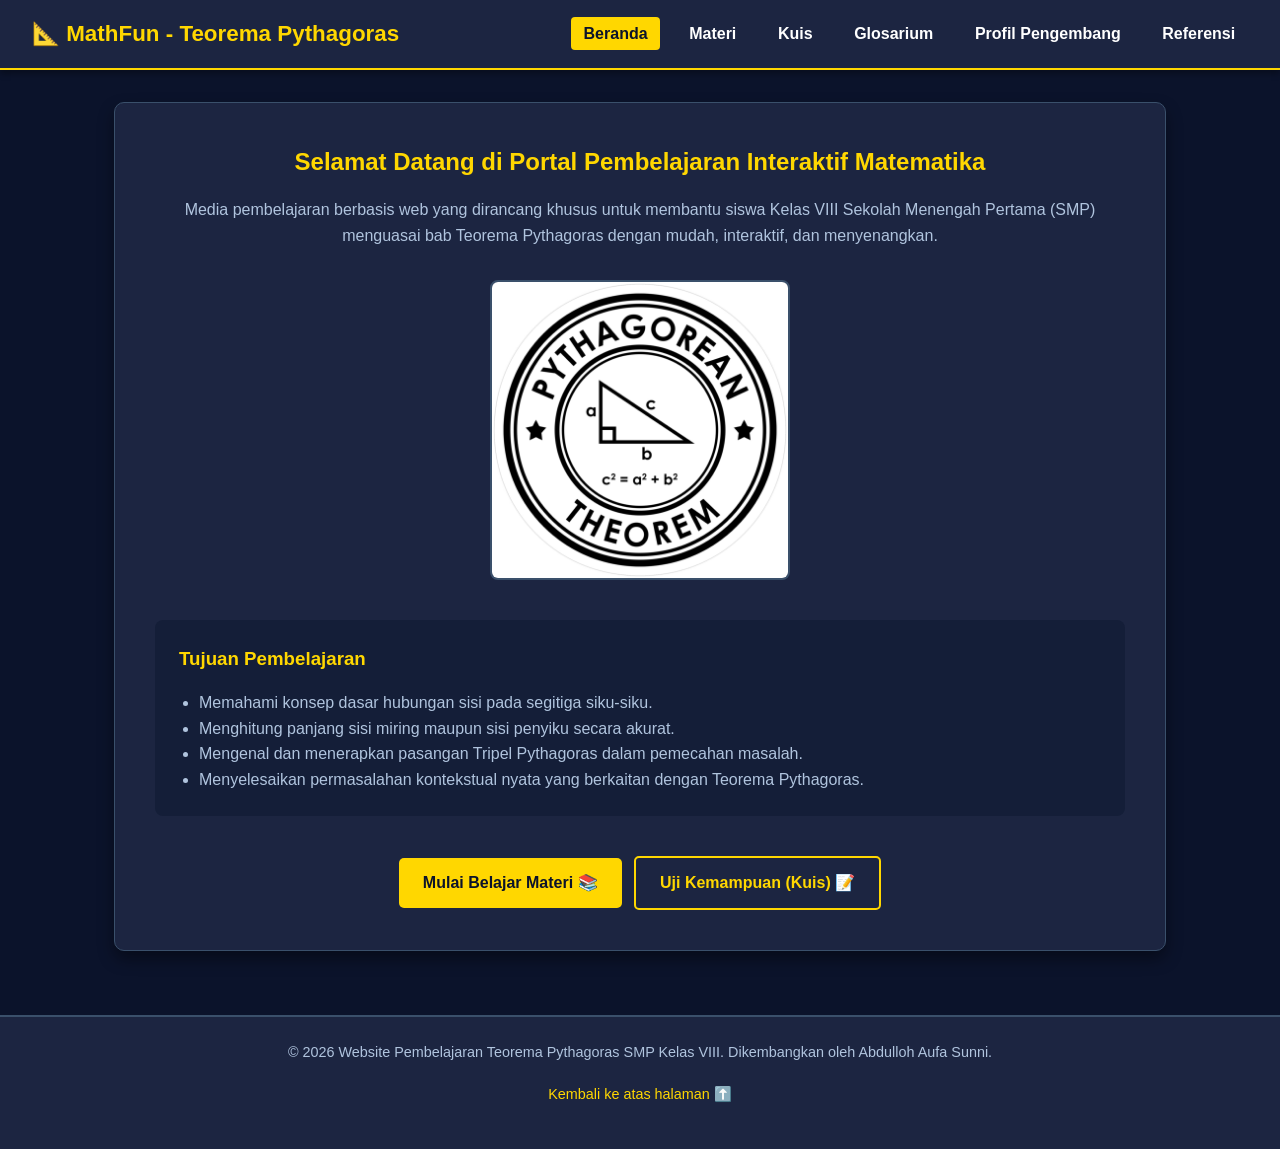
<file: index.html>
<!DOCTYPE html>
<html lang="id">
<head>
    <meta charset="UTF-8">
    <meta name="viewport" content="width=device-width, initial-scale=1.0">
    <title>MathFun - Beranda Teorema Pythagoras SMP Kelas VIII</title>
    <link rel="stylesheet" href="uts.css">
</head>
<body id="top">

    <header>
        <div class="logo-container">
            <h1>📐 MathFun - Teorema Pythagoras</h1>
        </div>
        <nav>
            <ul>
                <li><a href="index.html" class="active">Beranda</a></li>
                <li><a href="materi.html">Materi</a></li>
                <li><a href="kuis.html">Kuis</a></li>
                <li><a href="glosarium.html">Glosarium</a></li>
                <li><a href="profil.html">Profil Pengembang</a></li>
                <li><a href="referensi.html">Referensi</a></li>
            </ul>
        </nav>
    </header>

    <main>
        <section class="detail-box text-center">
            <h2>Selamat Datang di Portal Pembelajaran Interaktif Matematika</h2>
            <p>Media pembelajaran berbasis web yang dirancang khusus untuk membantu siswa Kelas VIII Sekolah Menengah Pertama (SMP) menguasai bab Teorema Pythagoras dengan mudah, interaktif, dan menyenangkan.</p>
            
            <div class="my-2 text-center">
                 <img src="teorema pythagoras.jpeg" alt="Ilustrasi geometri segitiga siku-siku dan Teorema Pythagoras" class="img-illustration">
            </div>

            <div class="p-content-box text-left">
                <h3>Tujuan Pembelajaran</h3>
                <ul class="list-indented">
                    <li>Memahami konsep dasar hubungan sisi pada segitiga siku-siku.</li>
                    <li>Menghitung panjang sisi miring maupun sisi penyiku secara akurat.</li>
                    <li>Mengenal dan menerapkan pasangan Tripel Pythagoras dalam pemecahan masalah.</li>
                    <li>Menyelesaikan permasalahan kontekstual nyata yang berkaitan dengan Teorema Pythagoras.</li>
                </ul>
            </div>

            <div class="mt-3">
                <a href="materi.html" class="btn btn-primary">Mulai Belajar Materi 📚</a>
                <a href="kuis.html" class="btn btn-secondary">Uji Kemampuan (Kuis) 📝</a>
            </div>
        </section>
    </main>

    <footer>
        <p>&copy; 2026 Website Pembelajaran Teorema Pythagoras SMP Kelas VIII. Dikembangkan oleh Abdulloh Aufa Sunni.</p>
        <p><a href="#top">Kembali ke atas halaman ⬆️</a></p>
    </footer>

</body>
</html>
</file>
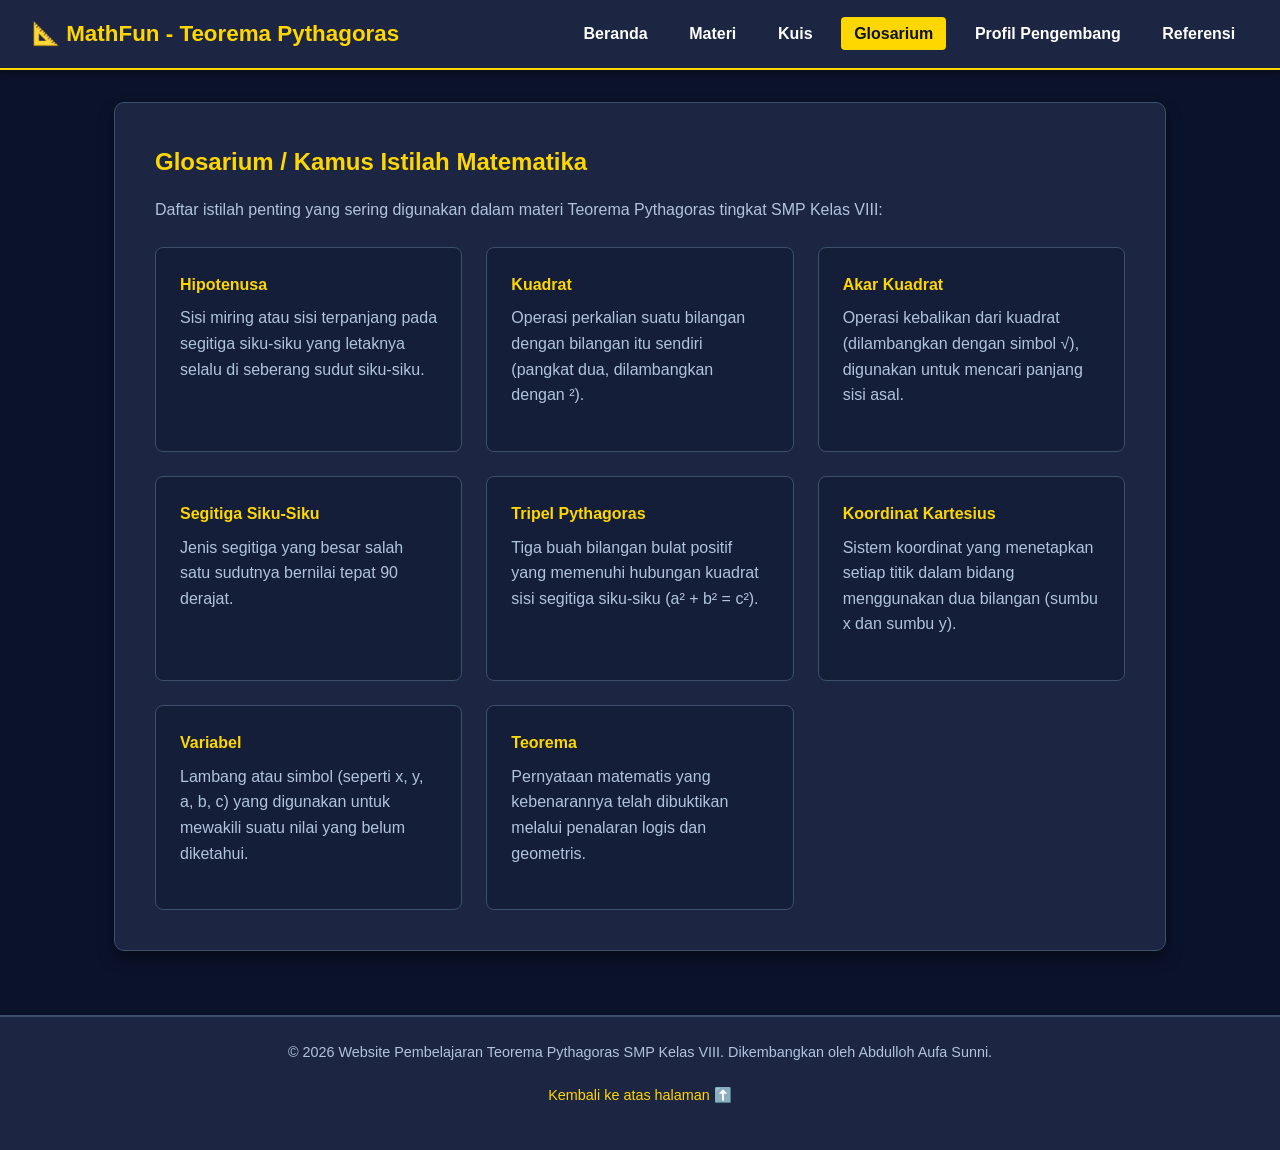
<file: glosarium.html>
<!DOCTYPE html>
<html lang="id">
<head>
    <meta charset="UTF-8">
    <meta name="viewport" content="width=device-width, initial-scale=1.0">
    <title>Glosarium - Teorema Pythagoras MathFun</title>
    <link rel="stylesheet" href="uts.css">
</head>
<body id="top">

    <header>
        <div class="logo-container">
            <h1>📐 MathFun - Teorema Pythagoras</h1>
        </div>
        <nav>
            <ul>
                <li><a href="index.html">Beranda</a></li>
                <li><a href="materi.html">Materi</a></li>
                <li><a href="kuis.html">Kuis</a></li>
                <li><a href="glosarium.html" class="active">Glosarium</a></li>
                <li><a href="profil.html">Profil Pengembang</a></li>
                <li><a href="referensi.html">Referensi</a></li>
            </ul>
        </nav>
    </header>

    <main>
        <section class="glossary-section">
            <h2>Glosarium / Kamus Istilah Matematika</h2>
            <p>Daftar istilah penting yang sering digunakan dalam materi Teorema Pythagoras tingkat SMP Kelas VIII:</p>

            <div class="glossary-grid">
                <div class="glossary-card">
                    <h4>Hipotenusa</h4>
                    <p>Sisi miring atau sisi terpanjang pada segitiga siku-siku yang letaknya selalu di seberang sudut siku-siku.</p>
                </div>
                <div class="glossary-card">
                    <h4>Kuadrat</h4>
                    <p>Operasi perkalian suatu bilangan dengan bilangan itu sendiri (pangkat dua, dilambangkan dengan ²).</p>
                </div>
                <div class="glossary-card">
                    <h4>Akar Kuadrat</h4>
                    <p>Operasi kebalikan dari kuadrat (dilambangkan dengan simbol √), digunakan untuk mencari panjang sisi asal.</p>
                </div>
                <div class="glossary-card">
                    <h4>Segitiga Siku-Siku</h4>
                    <p>Jenis segitiga yang besar salah satu sudutnya bernilai tepat 90 derajat.</p>
                </div>
                <div class="glossary-card">
                    <h4>Tripel Pythagoras</h4>
                    <p>Tiga buah bilangan bulat positif yang memenuhi hubungan kuadrat sisi segitiga siku-siku (a² + b² = c²).</p>
                </div>
                <div class="glossary-card">
                    <h4>Koordinat Kartesius</h4>
                    <p>Sistem koordinat yang menetapkan setiap titik dalam bidang menggunakan dua bilangan (sumbu x dan sumbu y).</p>
                </div>
                <div class="glossary-card">
                    <h4>Variabel</h4>
                    <p>Lambang atau simbol (seperti x, y, a, b, c) yang digunakan untuk mewakili suatu nilai yang belum diketahui.</p>
                </div>
                <div class="glossary-card">
                    <h4>Teorema</h4>
                    <p>Pernyataan matematis yang kebenarannya telah dibuktikan melalui penalaran logis dan geometris.</p>
                </div>
            </div>
        </section>
    </main>

    <footer>
        <p>&copy; 2026 Website Pembelajaran Teorema Pythagoras SMP Kelas VIII. Dikembangkan oleh Abdulloh Aufa Sunni.</p>
        <p><a href="#top">Kembali ke atas halaman ⬆️</a></p>
    </footer>

</body>
</html>
</file>
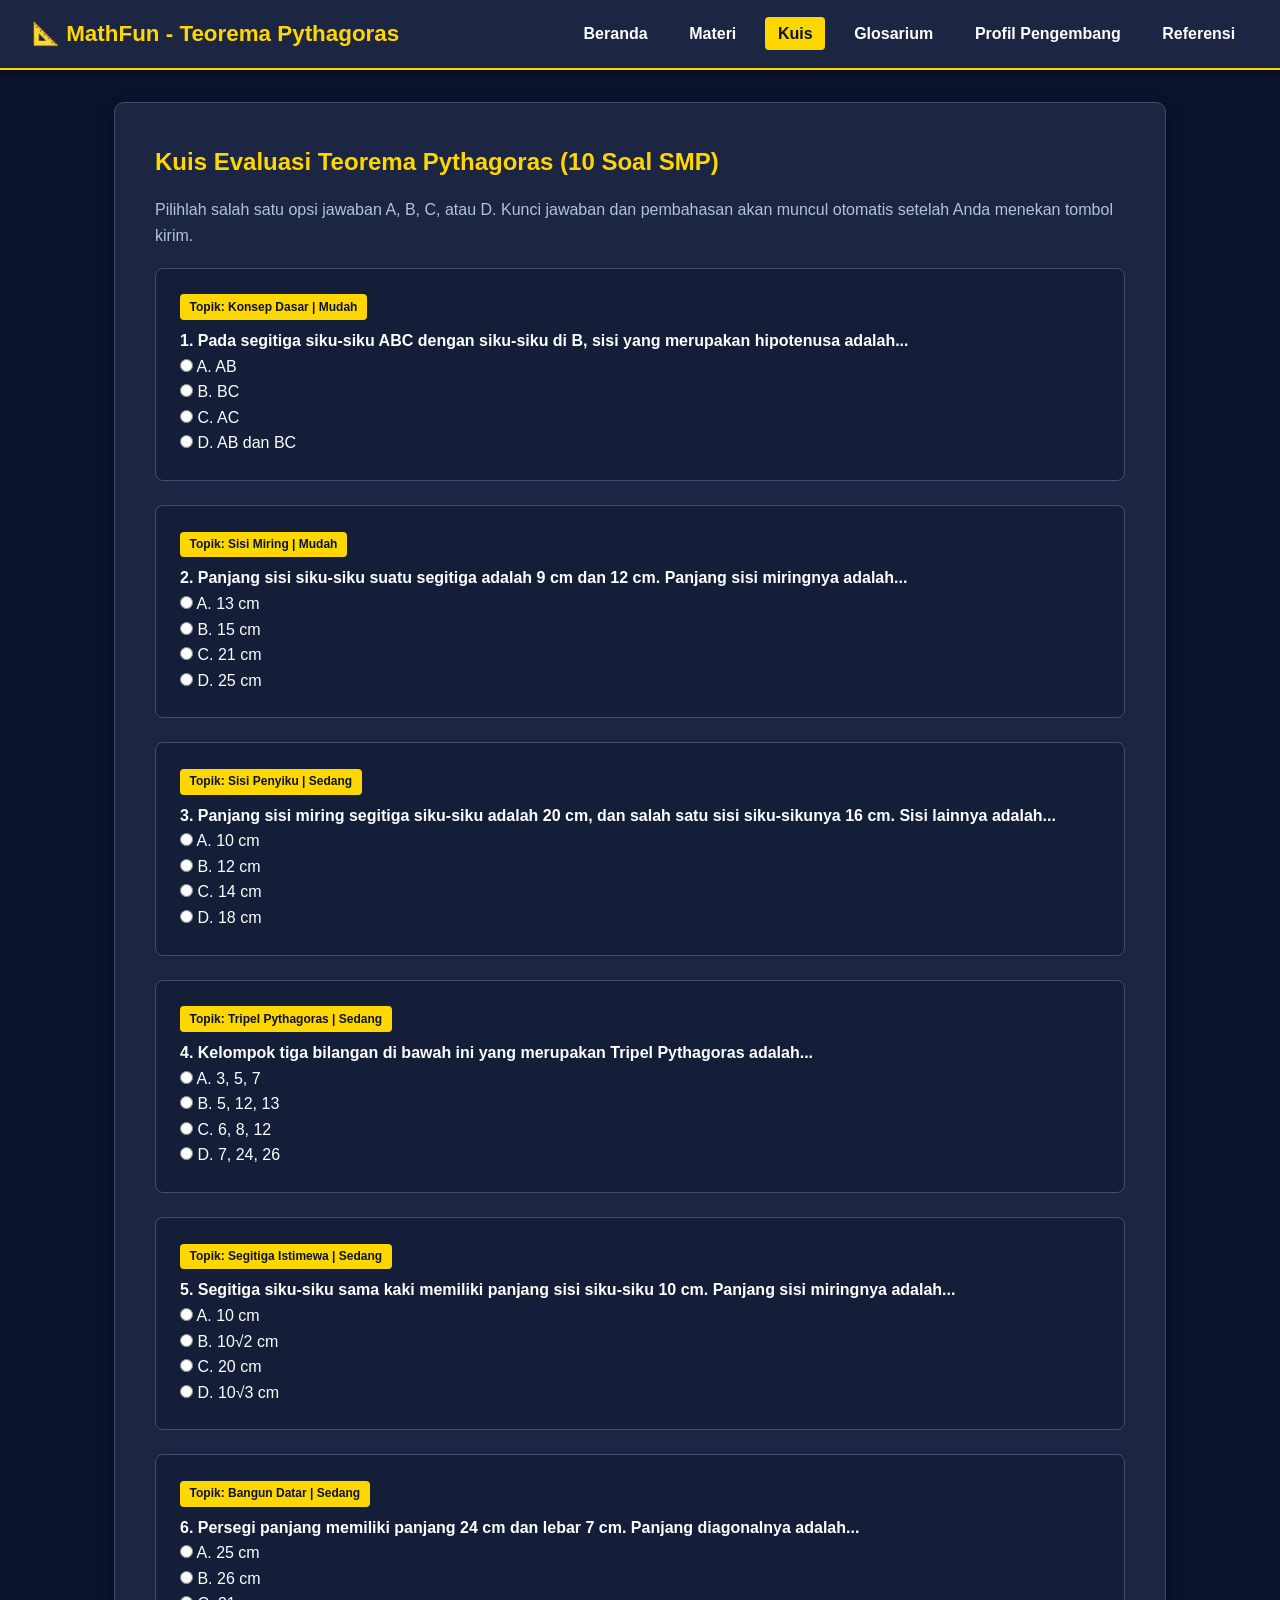
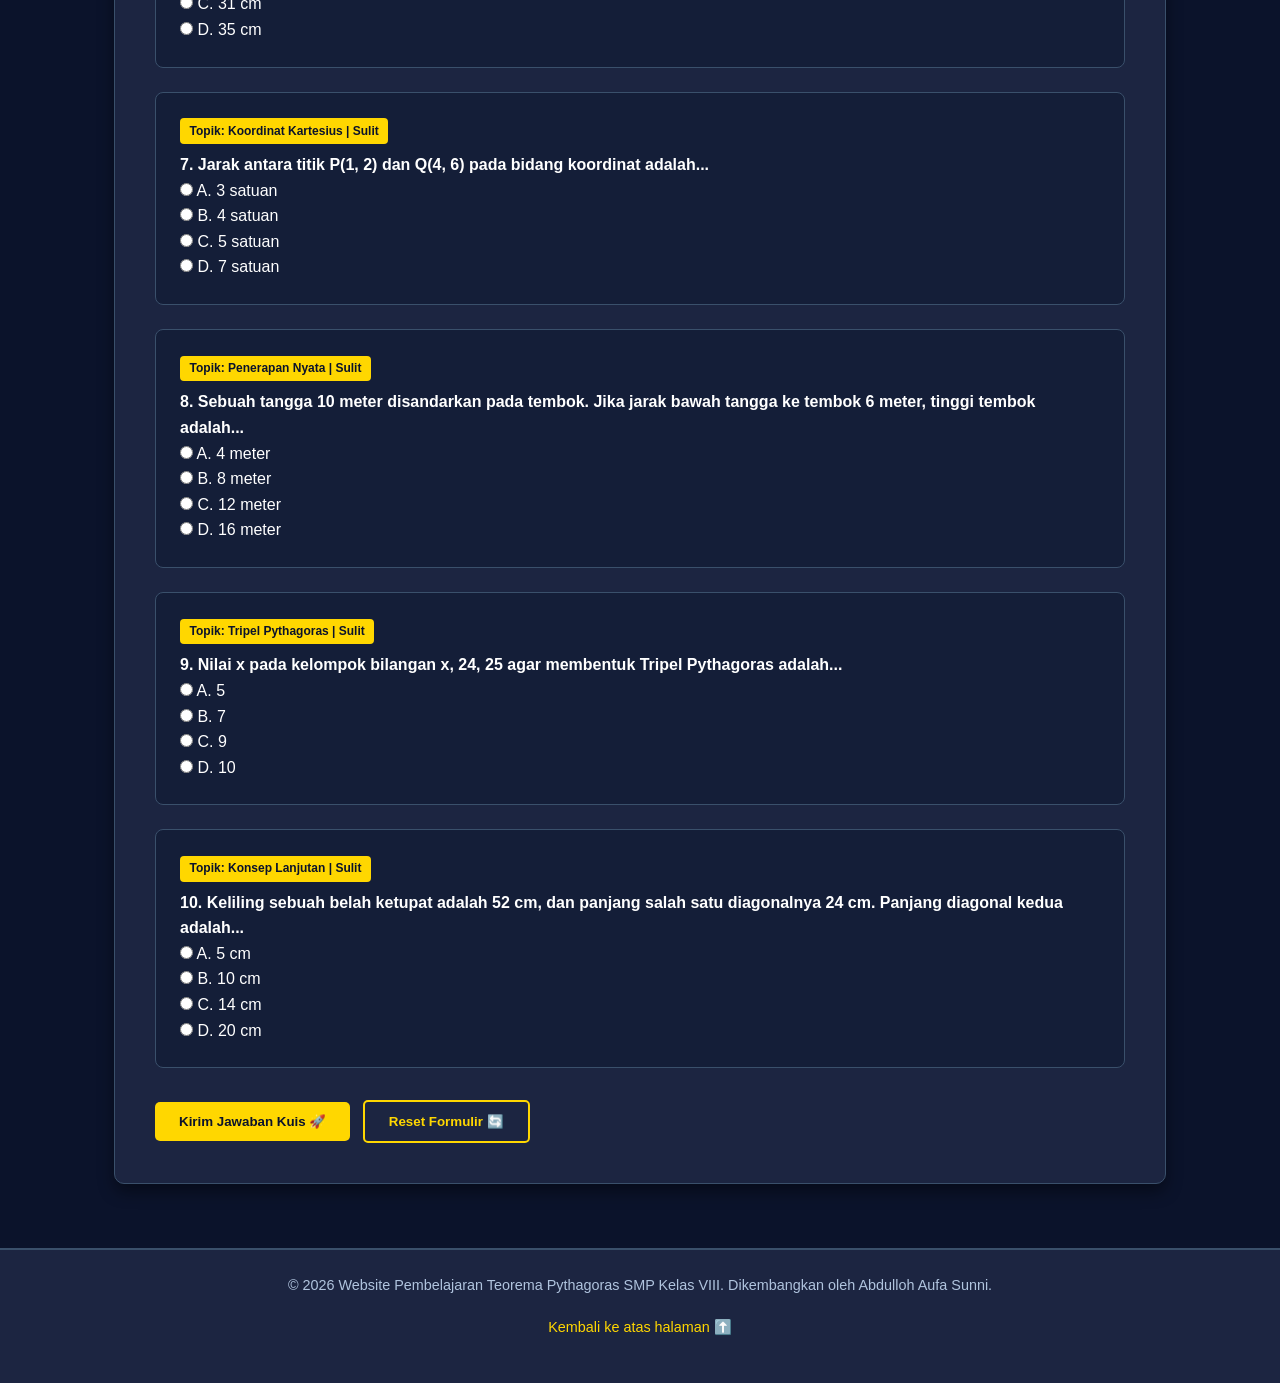
<file: kuis.html>
<!DOCTYPE html>
<html lang="id">
<head>
    <meta charset="UTF-8">
    <meta name="viewport" content="width=device-width, initial-scale=1.0">
    <title>Kuis Teorema Pythagoras SMP Kelas VIII - MathFun</title>
    <link rel="stylesheet" href="uts.css">
</head>
<body id="top">

    <header>
        <div class="logo-container">
            <h1>📐 MathFun - Teorema Pythagoras</h1>
        </div>
        <nav>
            <ul>
                <li><a href="index.html">Beranda</a></li>
                <li><a href="materi.html">Materi</a></li>
                <li><a href="kuis.html" class="active">Kuis</a></li>
                <li><a href="glosarium.html">Glosarium</a></li>
                <li><a href="profil.html">Profil Pengembang</a></li>
                <li><a href="referensi.html">Referensi</a></li>
            </ul>
        </nav>
    </header>

    <main>
        <section class="quiz-section">
            <h2>Kuis Evaluasi Teorema Pythagoras (10 Soal SMP)</h2>
            <p>Pilihlah salah satu opsi jawaban A, B, C, atau D. Kunci jawaban dan pembahasan akan muncul otomatis setelah Anda menekan tombol kirim.</p>

            <div id="hasil-skor"></div>

            <form id="formKuis" onsubmit="prosesKuis(event)">
                
                <div class="question-card">
                    <span class="badge">Topik: Konsep Dasar | Mudah</span>
                    <h4>1. Pada segitiga siku-siku ABC dengan siku-siku di B, sisi yang merupakan hipotenusa adalah...</h4>
                    <label><input type="radio" name="q1" value="A"> A. AB</label><br>
                    <label><input type="radio" name="q1" value="B"> B. BC</label><br>
                    <label><input type="radio" name="q1" value="C"> C. AC</label><br>
                    <label><input type="radio" name="q1" value="D"> D. AB dan BC</label>
                    <div class="kunci-jawaban"><p><b>Jawaban: C (AC)</b><br>Sisi miring (hipotenusa) selalu berada di depan sudut siku-siku (titik B).</p></div>
                </div>

                <div class="question-card">
                    <span class="badge">Topik: Sisi Miring | Mudah</span>
                    <h4>2. Panjang sisi siku-siku suatu segitiga adalah 9 cm dan 12 cm. Panjang sisi miringnya adalah...</h4>
                    <label><input type="radio" name="q2" value="A"> A. 13 cm</label><br>
                    <label><input type="radio" name="q2" value="B"> B. 15 cm</label><br>
                    <label><input type="radio" name="q2" value="C"> C. 21 cm</label><br>
                    <label><input type="radio" name="q2" value="D"> D. 25 cm</label>
                    <div class="kunci-jawaban"><p><b>Jawaban: B (15 cm)</b><br>c = √(9² + 12²) = √(81 + 144) = √225 = 15 cm.</p></div>
                </div>

                <div class="question-card">
                    <span class="badge">Topik: Sisi Penyiku | Sedang</span>
                    <h4>3. Panjang sisi miring segitiga siku-siku adalah 20 cm, dan salah satu sisi siku-sikunya 16 cm. Sisi lainnya adalah...</h4>
                    <label><input type="radio" name="q3" value="A"> A. 10 cm</label><br>
                    <label><input type="radio" name="q3" value="B"> B. 12 cm</label><br>
                    <label><input type="radio" name="q3" value="C"> C. 14 cm</label><br>
                    <label><input type="radio" name="q3" value="D"> D. 18 cm</label>
                    <div class="kunci-jawaban"><p><b>Jawaban: B (12 cm)</b><br>b = √(20² - 16²) = √(400 - 256) = √144 = 12 cm.</p></div>
                </div>

                <div class="question-card">
                    <span class="badge">Topik: Tripel Pythagoras | Sedang</span>
                    <h4>4. Kelompok tiga bilangan di bawah ini yang merupakan Tripel Pythagoras adalah...</h4>
                    <label><input type="radio" name="q4" value="A"> A. 3, 5, 7</label><br>
                    <label><input type="radio" name="q4" value="B"> B. 5, 12, 13</label><br>
                    <label><input type="radio" name="q4" value="C"> C. 6, 8, 12</label><br>
                    <label><input type="radio" name="q4" value="D"> D. 7, 24, 26</label>
                    <div class="kunci-jawaban"><p><b>Jawaban: B (5, 12, 13)</b><br>5² + 12² = 25 + 144 = 169 (sama dengan 13²).</p></div>
                </div>

                <div class="question-card">
                    <span class="badge">Topik: Segitiga Istimewa | Sedang</span>
                    <h4>5. Segitiga siku-siku sama kaki memiliki panjang sisi siku-siku 10 cm. Panjang sisi miringnya adalah...</h4>
                    <label><input type="radio" name="q5" value="A"> A. 10 cm</label><br>
                    <label><input type="radio" name="q5" value="B"> B. 10√2 cm</label><br>
                    <label><input type="radio" name="q5" value="C"> C. 20 cm</label><br>
                    <label><input type="radio" name="q5" value="D"> D. 10√3 cm</label>
                    <div class="kunci-jawaban"><p><b>Jawaban: B (10√2 cm)</b><br>Sisi miring segitiga 45°-45°-90° adalah x√2.</p></div>
                </div>

                <div class="question-card">
                    <span class="badge">Topik: Bangun Datar | Sedang</span>
                    <h4>6. Persegi panjang memiliki panjang 24 cm dan lebar 7 cm. Panjang diagonalnya adalah...</h4>
                    <label><input type="radio" name="q6" value="A"> A. 25 cm</label><br>
                    <label><input type="radio" name="q6" value="B"> B. 26 cm</label><br>
                    <label><input type="radio" name="q6" value="C"> C. 31 cm</label><br>
                    <label><input type="radio" name="q6" value="D"> D. 35 cm</label>
                    <div class="kunci-jawaban"><p><b>Jawaban: A (25 cm)</b><br>d = √(24² + 7²) = √(576 + 49) = √625 = 25 cm.</p></div>
                </div>

                <div class="question-card">
                    <span class="badge">Topik: Koordinat Kartesius | Sulit</span>
                    <h4>7. Jarak antara titik P(1, 2) dan Q(4, 6) pada bidang koordinat adalah...</h4>
                    <label><input type="radio" name="q7" value="A"> A. 3 satuan</label><br>
                    <label><input type="radio" name="q7" value="B"> B. 4 satuan</label><br>
                    <label><input type="radio" name="q7" value="C"> C. 5 satuan</label><br>
                    <label><input type="radio" name="q7" value="D"> D. 7 satuan</label>
                    <div class="kunci-jawaban"><p><b>Jawaban: C (5 satuan)</b><br>Jarak = √((4-1)² + (6-2)²) = √(3² + 4²) = √25 = 5 satuan.</p></div>
                </div>

                <div class="question-card">
                    <span class="badge">Topik: Penerapan Nyata | Sulit</span>
                    <h4>8. Sebuah tangga 10 meter disandarkan pada tembok. Jika jarak bawah tangga ke tembok 6 meter, tinggi tembok adalah...</h4>
                    <label><input type="radio" name="q8" value="A"> A. 4 meter</label><br>
                    <label><input type="radio" name="q8" value="B"> B. 8 meter</label><br>
                    <label><input type="radio" name="q8" value="C"> C. 12 meter</label><br>
                    <label><input type="radio" name="q8" value="D"> D. 16 meter</label>
                    <div class="kunci-jawaban"><p><b>Jawaban: B (8 meter)</b><br>Tinggi = √(10² - 6²) = √(100 - 36) = √64 = 8 meter.</p></div>
                </div>

                <div class="question-card">
                    <span class="badge">Topik: Tripel Pythagoras | Sulit</span>
                    <h4>9. Nilai x pada kelompok bilangan x, 24, 25 agar membentuk Tripel Pythagoras adalah...</h4>
                    <label><input type="radio" name="q9" value="A"> A. 5</label><br>
                    <label><input type="radio" name="q9" value="B"> B. 7</label><br>
                    <label><input type="radio" name="q9" value="C"> C. 9</label><br>
                    <label><input type="radio" name="q9" value="D"> D. 10</label>
                    <div class="kunci-jawaban"><p><b>Jawaban: B (7)</b><br>x = √(25² - 24²) = √(625 - 576) = √49 = 7.</p></div>
                </div>

                <div class="question-card">
                    <span class="badge">Topik: Konsep Lanjutan | Sulit</span>
                    <h4>10. Keliling sebuah belah ketupat adalah 52 cm, dan panjang salah satu diagonalnya 24 cm. Panjang diagonal kedua adalah...</h4>
                    <label><input type="radio" name="q10" value="A"> A. 5 cm</label><br>
                    <label><input type="radio" name="q10" value="B"> B. 10 cm</label><br>
                    <label><input type="radio" name="q10" value="C"> C. 14 cm</label><br>
                    <label><input type="radio" name="q10" value="D"> D. 20 cm</label>
                    <div class="kunci-jawaban"><p><b>Jawaban: B (10 cm)</b><br>Sisi = 52/4 = 13 cm. Setengah diagonal 1 = 12 cm. Setengah diagonal 2 = √(13² - 12²) = 5 cm. Maka diagonal 2 = 5 × 2 = 10 cm.</p></div>
                </div>

                <div class="mt-2">
                    <button type="submit" class="btn btn-primary">Kirim Jawaban Kuis 🚀</button>
                    <button type="reset" class="btn btn-secondary" onclick="resetKuis()">Reset Formulir 🔄</button>
                </div>
            </form>
        </section>
    </main>

    <footer>
        <p>&copy; 2026 Website Pembelajaran Teorema Pythagoras SMP Kelas VIII. Dikembangkan oleh Abdulloh Aufa Sunni.</p>
        <p><a href="#top">Kembali ke atas halaman ⬆️</a></p>
    </footer>

    <script>
        const kunci = { q1: 'C', q2: 'B', q3: 'B', q4: 'B', q5: 'B', q6: 'A', q7: 'C', q8: 'B', q9: 'B', q10: 'B' };

        function prosesKuis(e) {
            e.preventDefault();
            let skor = 0;
            for (let s in kunci) {
                let ans = document.querySelector(`input[name="${s}"]:checked`);
                if (ans && ans.value === kunci[s]) skor++;
            }
            let nilai = skor * 10;
            let box = document.getElementById('hasil-skor');
            box.style.display = 'block';
            box.innerHTML = `🎉 Kuis Selesai! Skor Anda: <b>${skor}/10</b> (Nilai: <b>${nilai}</b>). Kunci jawaban & pembahasan telah terbuka di bawah setiap soal!`;
            
            document.querySelectorAll('.kunci-jawaban').forEach(k => k.style.display = 'block');
            box.scrollIntoView({ behavior: 'smooth' });
        }

        function resetKuis() {
            document.getElementById('hasil-skor').style.display = 'none';
            document.querySelectorAll('.kunci-jawaban').forEach(k => k.style.display = 'none');
        }
    </script>

</body>
</html>
</file>
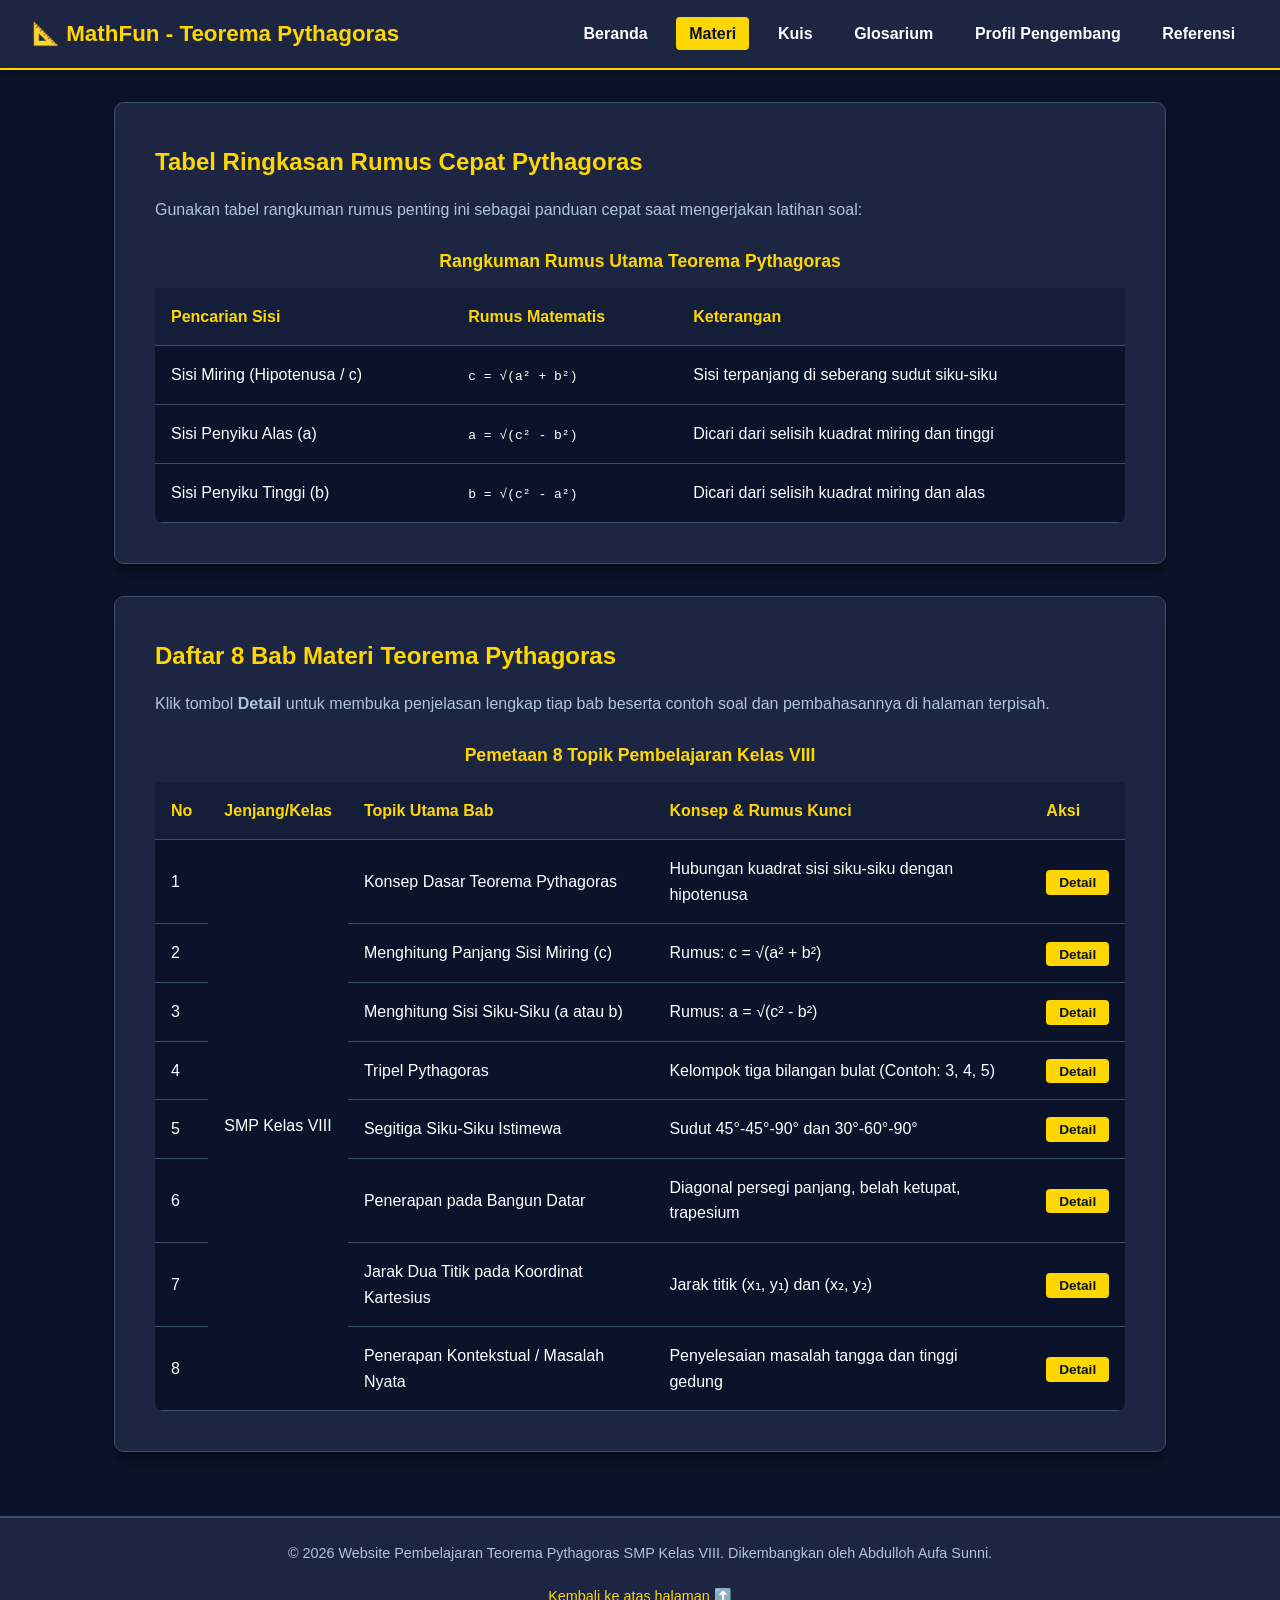
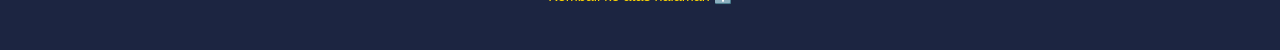
<file: materi.html>
<!DOCTYPE html>
<html lang="id">
<head>
    <meta charset="UTF-8">
    <meta name="viewport" content="width=device-width, initial-scale=1.0">
    <title>Materi Teorema Pythagoras - MathFun</title>
    <link rel="stylesheet" href="uts.css">
</head>
<body id="top">

    <header>
        <div class="logo-container">
            <h1>📐 MathFun - Teorema Pythagoras</h1>
        </div>
        <nav>
            <ul>
                <li><a href="index.html">Beranda</a></li>
                <li><a href="materi.html" class="active">Materi</a></li>
                <li><a href="kuis.html">Kuis</a></li>
                <li><a href="glosarium.html">Glosarium</a></li>
                <li><a href="profil.html">Profil Pengembang</a></li>
                <li><a href="referensi.html">Referensi</a></li>
            </ul>
        </nav>
    </header>

    <main>
        <section>
            <h2>Tabel Ringkasan Rumus Cepat Pythagoras</h2>
            <p>Gunakan tabel rangkuman rumus penting ini sebagai panduan cepat saat mengerjakan latihan soal:</p>
            <table>
                <caption>Rangkuman Rumus Utama Teorema Pythagoras</caption>
                <thead>
                    <tr>
                        <th>Pencarian Sisi</th>
                        <th>Rumus Matematis</th>
                        <th>Keterangan</th>
                    </tr>
                </thead>
                <tbody>
                    <tr>
                        <td>Sisi Miring (Hipotenusa / c)</td>
                        <td><code>c = √(a² + b²)</code></td>
                        <td>Sisi terpanjang di seberang sudut siku-siku</td>
                    </tr>
                    <tr>
                        <td>Sisi Penyiku Alas (a)</td>
                        <td><code>a = √(c² - b²)</code></td>
                        <td>Dicari dari selisih kuadrat miring dan tinggi</td>
                    </tr>
                    <tr>
                        <td>Sisi Penyiku Tinggi (b)</td>
                        <td><code>b = √(c² - a²)</code></td>
                        <td>Dicari dari selisih kuadrat miring dan alas</td>
                    </tr>
                </tbody>
            </table>
        </section>

        <section id="tabel-materi">
            <h2>Daftar 8 Bab Materi Teorema Pythagoras</h2>
            <p>Klik tombol <b>Detail</b> untuk membuka penjelasan lengkap tiap bab beserta contoh soal dan pembahasannya di halaman terpisah.</p>
            
            <table>
                <caption>Pemetaan 8 Topik Pembelajaran Kelas VIII</caption>
                <thead>
                    <tr>
                        <th>No</th>
                        <th>Jenjang/Kelas</th>
                        <th>Topik Utama Bab</th>
                        <th>Konsep & Rumus Kunci</th>
                        <th>Aksi</th>
                    </tr>
                </thead>
                <tbody>
                    <tr>
                        <td>1</td>
                        <td rowspan="8">SMP Kelas VIII</td>
                        <td>Konsep Dasar Teorema Pythagoras</td>
                        <td>Hubungan kuadrat sisi siku-siku dengan hipotenusa</td>
                        <td><a href="detail_materi/konsep_dasar.html" class="btn-sm">Detail</a></td>
                    </tr>
                    <tr>
                        <td>2</td>
                        <td>Menghitung Panjang Sisi Miring (c)</td>
                        <td>Rumus: c = √(a² + b²)</td>
                        <td><a href="detail_materi/sisi_miring.html" class="btn-sm">Detail</a></td>
                    </tr>
                    <tr>
                        <td>3</td>
                        <td>Menghitung Sisi Siku-Siku (a atau b)</td>
                        <td>Rumus: a = √(c² - b²)</td>
                        <td><a href="detail_materi/sisi_penyiku.html" class="btn-sm">Detail</a></td>
                    </tr>
                    <tr>
                        <td>4</td>
                        <td>Tripel Pythagoras</td>
                        <td>Kelompok tiga bilangan bulat (Contoh: 3, 4, 5)</td>
                        <td><a href="detail_materi/tripel_pythagoras.html" class="btn-sm">Detail</a></td>
                    </tr>
                    <tr>
                        <td>5</td>
                        <td>Segitiga Siku-Siku Istimewa</td>
                        <td>Sudut 45°-45°-90° dan 30°-60°-90°</td>
                        <td><a href="detail_materi/segitiga_istimewa.html" class="btn-sm">Detail</a></td>
                    </tr>
                    <tr>
                        <td>6</td>
                        <td>Penerapan pada Bangun Datar</td>
                        <td>Diagonal persegi panjang, belah ketupat, trapesium</td>
                        <td><a href="detail_materi/bangun_datar.html" class="btn-sm">Detail</a></td>
                    </tr>
                    <tr>
                        <td>7</td>
                        <td>Jarak Dua Titik pada Koordinat Kartesius</td>
                        <td>Jarak titik (x₁, y₁) dan (x₂, y₂)</td>
                        <td><a href="detail_materi/koordinat_kartesius.html" class="btn-sm">Detail</a></td>
                    </tr>
                    <tr>
                        <td>8</td>
                        <td>Penerapan Kontekstual / Masalah Nyata</td>
                        <td>Penyelesaian masalah tangga dan tinggi gedung</td>
                        <td><a href="detail_materi/penerapan_nyata.html" class="btn-sm">Detail</a></td>
                    </tr>
                </tbody>
            </table>
        </section>
    </main>

    <footer>
        <p>&copy; 2026 Website Pembelajaran Teorema Pythagoras SMP Kelas VIII. Dikembangkan oleh Abdulloh Aufa Sunni.</p>
        <p><a href="#top">Kembali ke atas halaman ⬆️</a></p>
    </footer>

</body>
</html>
</file>
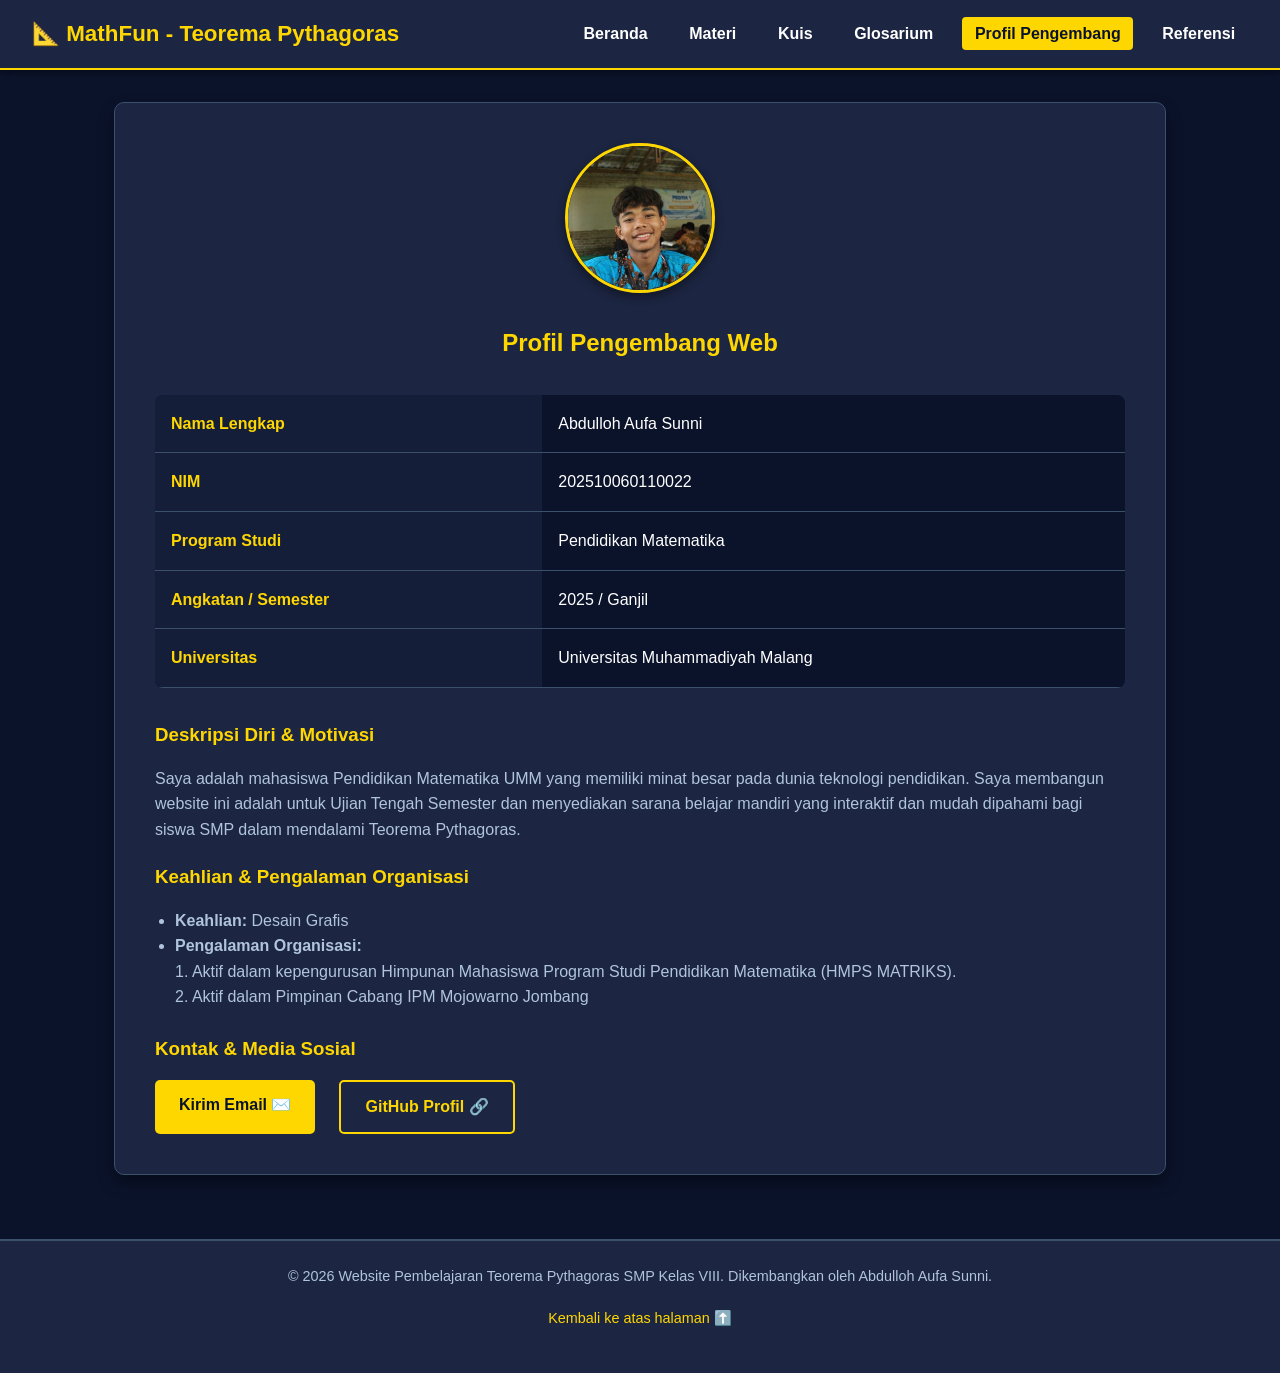
<file: profil.html>
<!DOCTYPE html>
<html lang="id">
<head>
    <meta charset="UTF-8">
    <meta name="viewport" content="width=device-width, initial-scale=1.0">
    <title>Profil Pengembang - MathFun</title>
    <link rel="stylesheet" href="uts.css">
</head>
<body id="top">

    <header>
        <div class="logo-container">
            <h1>📐 MathFun - Teorema Pythagoras</h1>
        </div>
        <nav>
            <ul>
                <li><a href="index.html">Beranda</a></li>
                <li><a href="materi.html">Materi</a></li>
                <li><a href="kuis.html">Kuis</a></li>
                <li><a href="glosarium.html">Glosarium</a></li>
                <li><a href="profil.html" class="active">Profil Pengembang</a></li>
                <li><a href="referensi.html">Referensi</a></li>
            </ul>
        </nav>
    </header>

    <main>
        <section class="profile-card">
            <div class="profile-img-container">
                <img src="Fotoku 1.jpeg" alt="Foto Profil Abdulloh Aufa Sunni">
            </div>

            <h2 class="text-center">Profil Pengembang Web</h2>
            
            <table class="profile-table my-2">
                <tr>
                    <th>Nama Lengkap</th>
                    <td>Abdulloh Aufa Sunni</td>
                </tr>
                <tr>
                    <th>NIM</th>
                    <td>202510060110022</td>
                </tr>
                <tr>
                    <th>Program Studi</th>
                    <td>Pendidikan Matematika</td>
                </tr>
                <tr>
                    <th>Angkatan / Semester</th>
                    <td>2025 / Ganjil</td>
                </tr>
                <tr>
                    <th>Universitas</th>
                    <td>Universitas Muhammadiyah Malang</td>
                </tr>
            </table>

            <h3>Deskripsi Diri & Motivasi</h3>
            <p>Saya adalah mahasiswa Pendidikan Matematika UMM yang memiliki minat besar pada dunia teknologi pendidikan. Saya membangun website ini adalah untuk Ujian Tengah Semester dan menyediakan sarana belajar mandiri yang interaktif dan mudah dipahami bagi siswa SMP dalam mendalami Teorema Pythagoras.</p>

            <h3>Keahlian & Pengalaman Organisasi</h3>
            <ul class="list-indented-mb">
                <li><b>Keahlian:</b> Desain Grafis</li>
                <li><b>Pengalaman Organisasi:</b>
                    <p>1. Aktif dalam kepengurusan Himpunan Mahasiswa Program Studi Pendidikan Matematika (HMPS MATRIKS). <br>2. Aktif dalam Pimpinan Cabang IPM Mojowarno Jombang</p>
                </li>
            </ul>

            <h3>Kontak & Media Sosial</h3>
            <div class="flex-container">
                <a href="mailto:abdullohaufa01gmailcom@webmail.umm.ac.id" class="btn btn-primary">Kirim Email ✉️</a>
                <a href="https://github.com/abdullohaufa01-hue/UTSWEB.git" target="_blank" rel="noopener" class="btn btn-secondary">GitHub Profil 🔗</a>
            </div>
        </section>
    </main>

    <footer>
        <p>&copy; 2026 Website Pembelajaran Teorema Pythagoras SMP Kelas VIII. Dikembangkan oleh Abdulloh Aufa Sunni.</p>
        <p><a href="#top">Kembali ke atas halaman ⬆️</a></p>
    </footer>

</body>
</html>
</file>
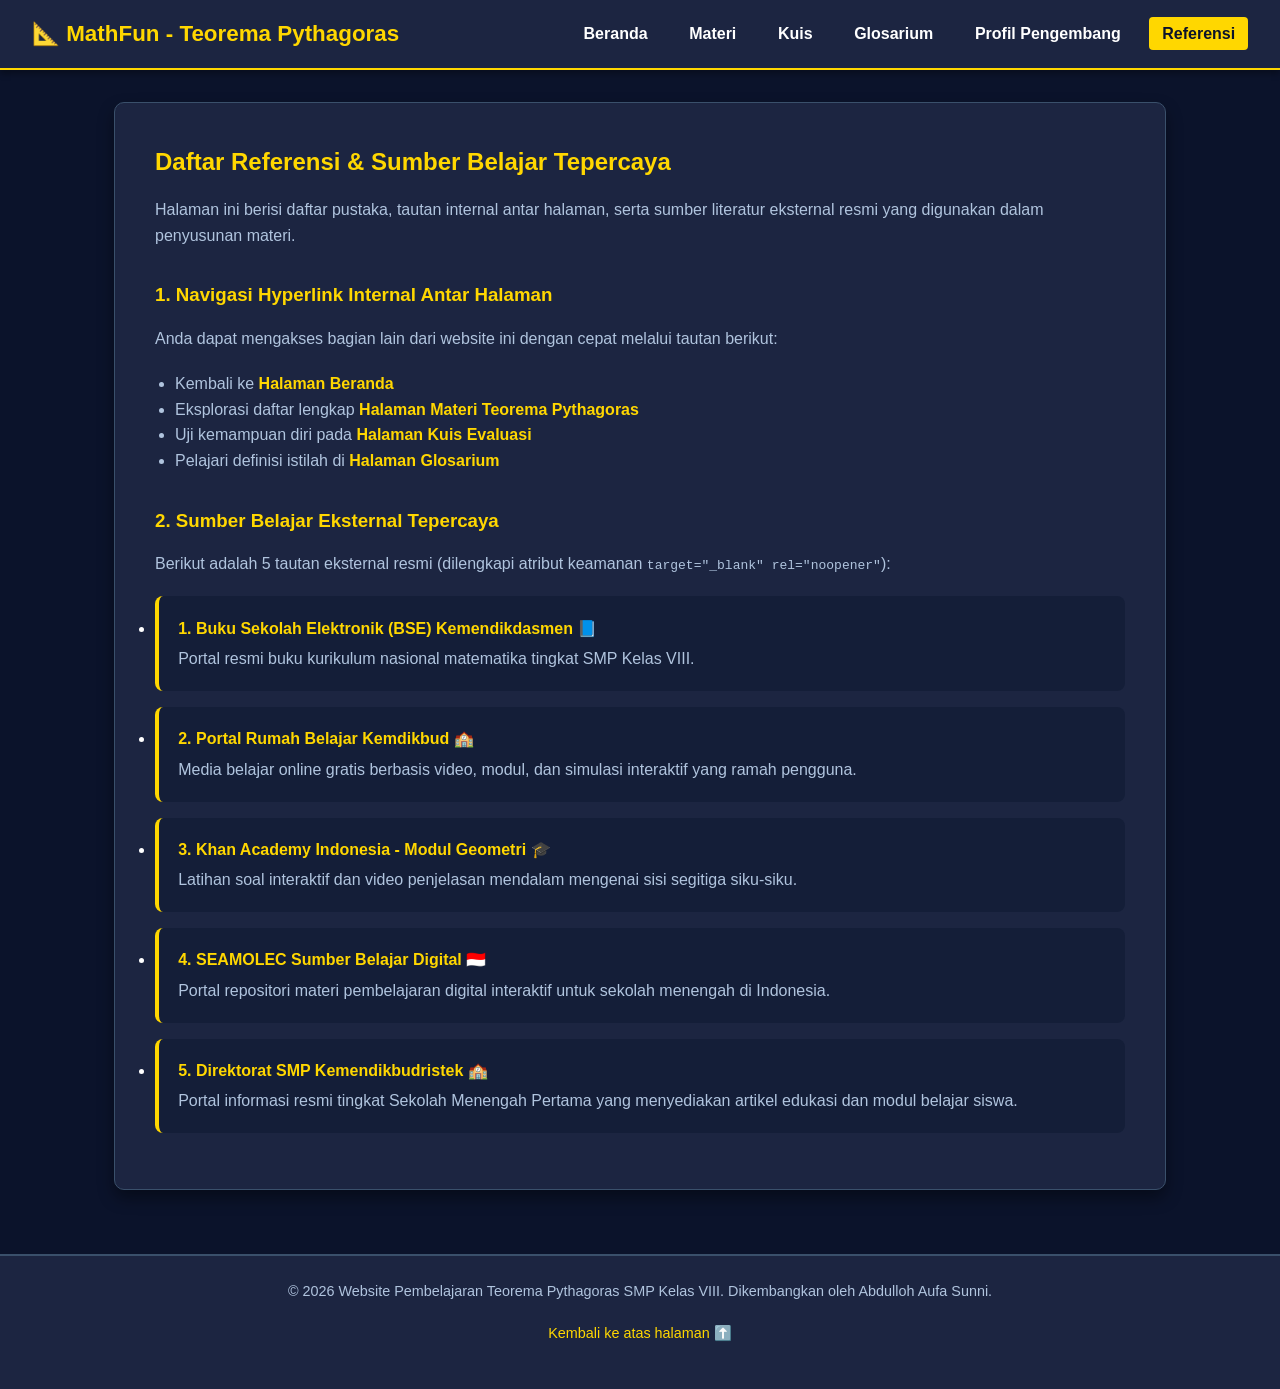
<file: referensi.html>
<!DOCTYPE html>
<html lang="id">
<head>
    <meta charset="UTF-8">
    <meta name="viewport" content="width=device-width, initial-scale=1.0">
    <title>Referensi & Pustaka - MathFun</title>
    <link rel="stylesheet" href="uts.css">
</head>
<body id="top">

    <header>
        <div class="logo-container">
            <h1>📐 MathFun - Teorema Pythagoras</h1>
        </div>
        <nav>
            <ul>
                <li><a href="index.html">Beranda</a></li>
                <li><a href="materi.html">Materi</a></li>
                <li><a href="kuis.html">Kuis</a></li>
                <li><a href="glosarium.html">Glosarium</a></li>
                <li><a href="profil.html">Profil Pengembang</a></li>
                <li><a href="referensi.html" class="active">Referensi</a></li>
            </ul>
        </nav>
    </header>

    <main>
        <section class="reference-section">
            <h2>Daftar Referensi & Sumber Belajar Tepercaya</h2>
            <p>Halaman ini berisi daftar pustaka, tautan internal antar halaman, serta sumber literatur eksternal resmi yang digunakan dalam penyusunan materi.</p>

            <h3 class="mt-2">1. Navigasi Hyperlink Internal Antar Halaman</h3>
            <p>Anda dapat mengakses bagian lain dari website ini dengan cepat melalui tautan berikut:</p>
            <ul class="list-indented-mb2">
                <li>Kembali ke <a href="index.html" class="ref-link">Halaman Beranda</a></li>
                <li>Eksplorasi daftar lengkap <a href="materi.html" class="ref-link">Halaman Materi Teorema Pythagoras</a></li>
                <li>Uji kemampuan diri pada <a href="kuis.html" class="ref-link">Halaman Kuis Evaluasi</a></li>
                <li>Pelajari definisi istilah di <a href="glosarium.html" class="ref-link">Halaman Glosarium</a></li>
            </ul>

            <h3>2. Sumber Belajar Eksternal Tepercaya</h3>
            <p>Berikut adalah 5 tautan eksternal resmi (dilengkapi atribut keamanan <code>target="_blank" rel="noopener"</code>):</p>

            <ul class="mt-1">
                <li class="ref-card">
                    <a href="https://static-sc.cloudapp.web.id/content/pdf/bukuteks/k13/bukusiswa/Kelas%208%20Matematika%20BS%20Sem%202%20press.pdf" target="_blank" rel="noopener" class="ref-link">1. Buku Sekolah Elektronik (BSE) Kemendikdasmen 📘</a>
                    <p class="ref-desc">Portal resmi buku kurikulum nasional matematika tingkat SMP Kelas VIII.</p>
                </li>
                <li class="ref-card">
                    <a href="https://murid.kemendikdasmen.go.id/sumber-belajar/sub-unit/00bba043-8048-4cf7-8511-9f684a78e8fa/materi/memahami-teorema-pythagoras-sejarah-konsep-dan-contoh-soal-a467dc2f-60da-46eb-b0e7-4c4996c9f9f5" target="_blank" rel="noopener" class="ref-link">2. Portal Rumah Belajar Kemdikbud 🏫</a>
                    <p class="ref-desc">Media belajar online gratis berbasis video, modul, dan simulasi interaktif yang ramah pengguna.</p>
                </li>
                <li class="ref-card">
                    <a href="https://www.khanacademy.org/math/algebra-basics/alg-basics-equations-and-geometry/alg-basics-pythagorean-theorem/v/pythagorean-theorem" target="_blank" rel="noopener" class="ref-link">3. Khan Academy Indonesia - Modul Geometri 🎓</a>
                    <p class="ref-desc">Latihan soal interaktif dan video penjelasan mendalam mengenai sisi segitiga siku-siku.</p>
                </li>
                <li class="ref-card">
                    <a href="https://murid.kemendikdasmen.go.id/sumber-belajar/sub-unit/00bba043-8048-4cf7-8511-9f684a78e8fa/materi/memeriksa-kebenaran-teorema-pythagoras-teorema-pythagoras-bagian-1-6cd9e50b-6b8f-415b-91ef-c0c237a7aab3" target="_blank" rel="noopener" class="ref-link">4. SEAMOLEC Sumber Belajar Digital 🇮🇩</a>
                    <p class="ref-desc">Portal repositori materi pembelajaran digital interaktif untuk sekolah menengah di Indonesia.</p>
                </li>
                <li class="ref-card">
                    <a href="https://murid.kemendikdasmen.go.id/sumber-belajar/sub-unit/00bba043-8048-4cf7-8511-9f684a78e8fa/materi/teorema-pythagoras-a9d56d27-c477-4a17-b598-aa6c8ffafc1b" target="_blank" rel="noopener" class="ref-link">5. Direktorat SMP Kemendikbudristek 🏫</a>
                    <p class="ref-desc">Portal informasi resmi tingkat Sekolah Menengah Pertama yang menyediakan artikel edukasi dan modul belajar siswa.</p>
                </li>
            </ul>
        </section>
    </main>

    <footer>
        <p>&copy; 2026 Website Pembelajaran Teorema Pythagoras SMP Kelas VIII. Dikembangkan oleh Abdulloh Aufa Sunni.</p>
        <p><a href="#top">Kembali ke atas halaman ⬆️</a></p>
    </footer>

</body>
</html>
</file>
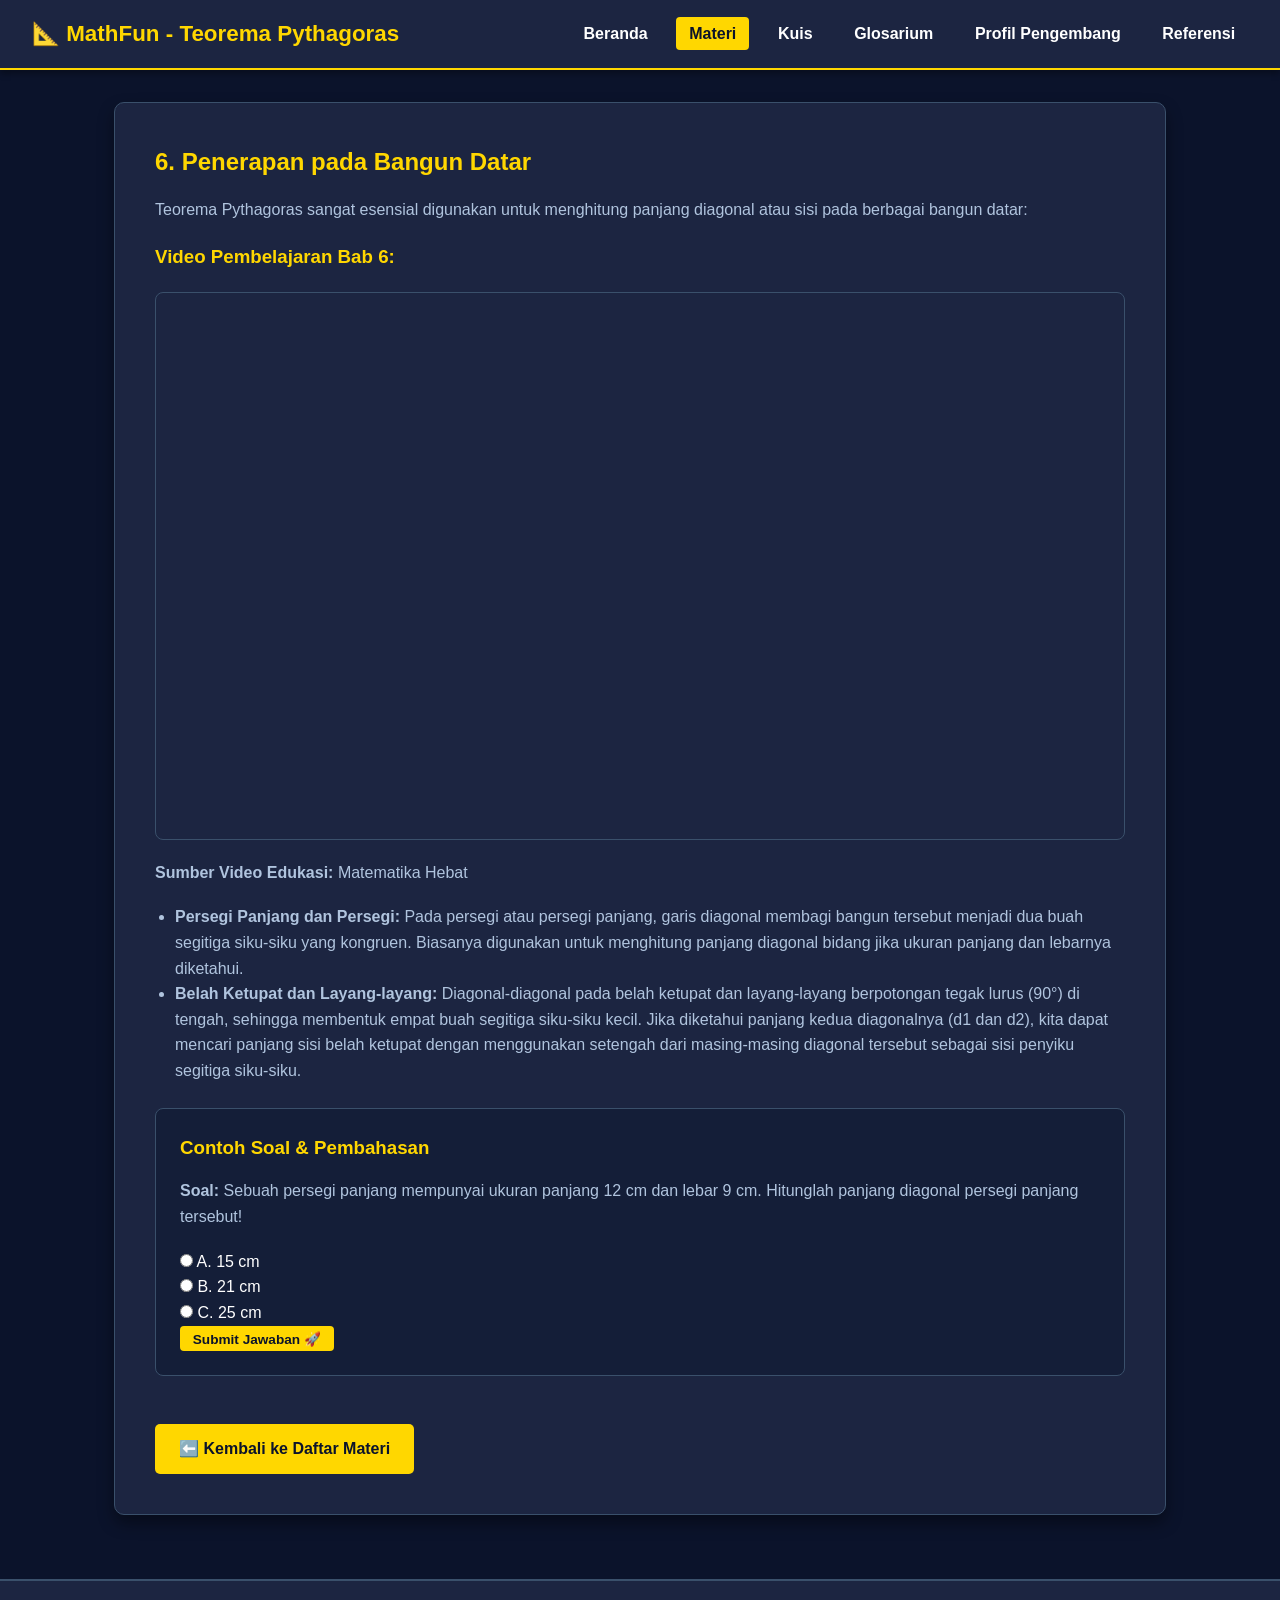
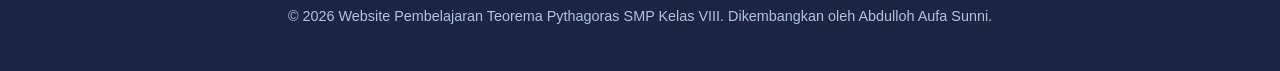
<file: detail_materi/bangun_datar.html>
<!DOCTYPE html>
<html lang="id">
<head>
    <meta charset="UTF-8">
    <meta name="viewport" content="width=device-width, initial-scale=1.0">
    <title>Penerapan pada Bangun Datar - MathFun</title>
    <link rel="stylesheet" href="../uts.css">
</head>
<body id="top">
    <header>
        <div class="logo-container"><h1>📐 MathFun - Teorema Pythagoras</h1></div>
        <nav>
            <ul>
                <li><a href="../index.html">Beranda</a></li>
                <li><a href="../materi.html" class="active">Materi</a></li>
                <li><a href="../kuis.html">Kuis</a></li>
                <li><a href="../glosarium.html">Glosarium</a></li>
                <li><a href="../profil.html">Profil Pengembang</a></li>
                <li><a href="../referensi.html">Referensi</a></li>
            </ul>
        </nav>
    </header>
    <main>
        <section class="detail-box">
            <h2>6. Penerapan pada Bangun Datar</h2>
            <p>Teorema Pythagoras sangat esensial digunakan untuk menghitung panjang diagonal atau sisi pada berbagai bangun datar:</p>
            
            <h3>Video Pembelajaran Bab 6:</h3>
            <div class="video-container">
                <iframe width="560" height="315" src="https://www.youtube.com/embed/uyBaVBAIHNg?si=O2VNmJSeDAFMo5LY" title="YouTube video player" frameborder="0" allow="accelerometer; autoplay; clipboard-write; encrypted-media; gyroscope; picture-in-picture; web-share" referrerpolicy="strict-origin-when-cross-origin" allowfullscreen></iframe>
            </div>
            <p class="video-source-note"><b>Sumber Video Edukasi: </b>Matematika Hebat</p>


            <ul class="list-indented-mb">
                <li><b>Persegi Panjang dan Persegi:</b> Pada persegi atau persegi panjang, garis diagonal membagi bangun tersebut menjadi dua buah segitiga siku-siku yang kongruen. Biasanya digunakan untuk menghitung panjang diagonal bidang jika ukuran panjang dan lebarnya diketahui.</li>
                <li><b>Belah Ketupat dan Layang-layang:</b> Diagonal-diagonal pada belah ketupat dan layang-layang berpotongan tegak lurus (90°) di tengah, sehingga membentuk empat buah segitiga siku-siku kecil. Jika diketahui panjang kedua diagonalnya (d1 dan d2), kita dapat mencari panjang sisi belah ketupat dengan menggunakan setengah dari masing-masing diagonal tersebut sebagai sisi penyiku segitiga siku-siku.</li>
            </ul>
            
            <div class="soal-card">
                <h3>Contoh Soal & Pembahasan</h3>
                <p><b>Soal:</b> Sebuah persegi panjang mempunyai ukuran panjang 12 cm dan lebar 9 cm. Hitunglah panjang diagonal persegi panjang tersebut!</p>
                <form onsubmit="bukaPembahasan(event, 'p6')">
                    <label><input type="radio" name="pila" value="A"> A. 15 cm</label><br>
                    <label><input type="radio" name="pila" value="B"> B. 21 cm</label><br>
                    <label><input type="radio" name="pila" value="C"> C. 25 cm</label><br>
                    <div>
                        <button type="submit" class="btn btn-primary btn-sm">Submit Jawaban 🚀</button>
                    </div>
                </form>
                <div id="p6" class="pembahasan-box">
                    <p><b>Kunci Jawaban: A (15 cm)</b><br><u>Penjelasan:</u><br>Diagonal = √(panjang² + lebar²)<br>Diagonal = √(12² + 9²)<br>Diagonal = √(144 + 81) = √225 = 15 cm[cite: 8].</p>
                </div>
            </div>

            <div class="mt-4"><a href="../materi.html" class="btn btn-primary">⬅️ Kembali ke Daftar Materi</a></div>
        </section>
    </main>
    <footer><p>&copy; 2026 Website Pembelajaran Teorema Pythagoras SMP Kelas VIII. Dikembangkan oleh Abdulloh Aufa Sunni.</p></footer>
    <script>function bukaPembahasan(e, id) { e.preventDefault(); document.getElementById(id).style.display = 'block'; }</script>
</body>
</html>
</file>
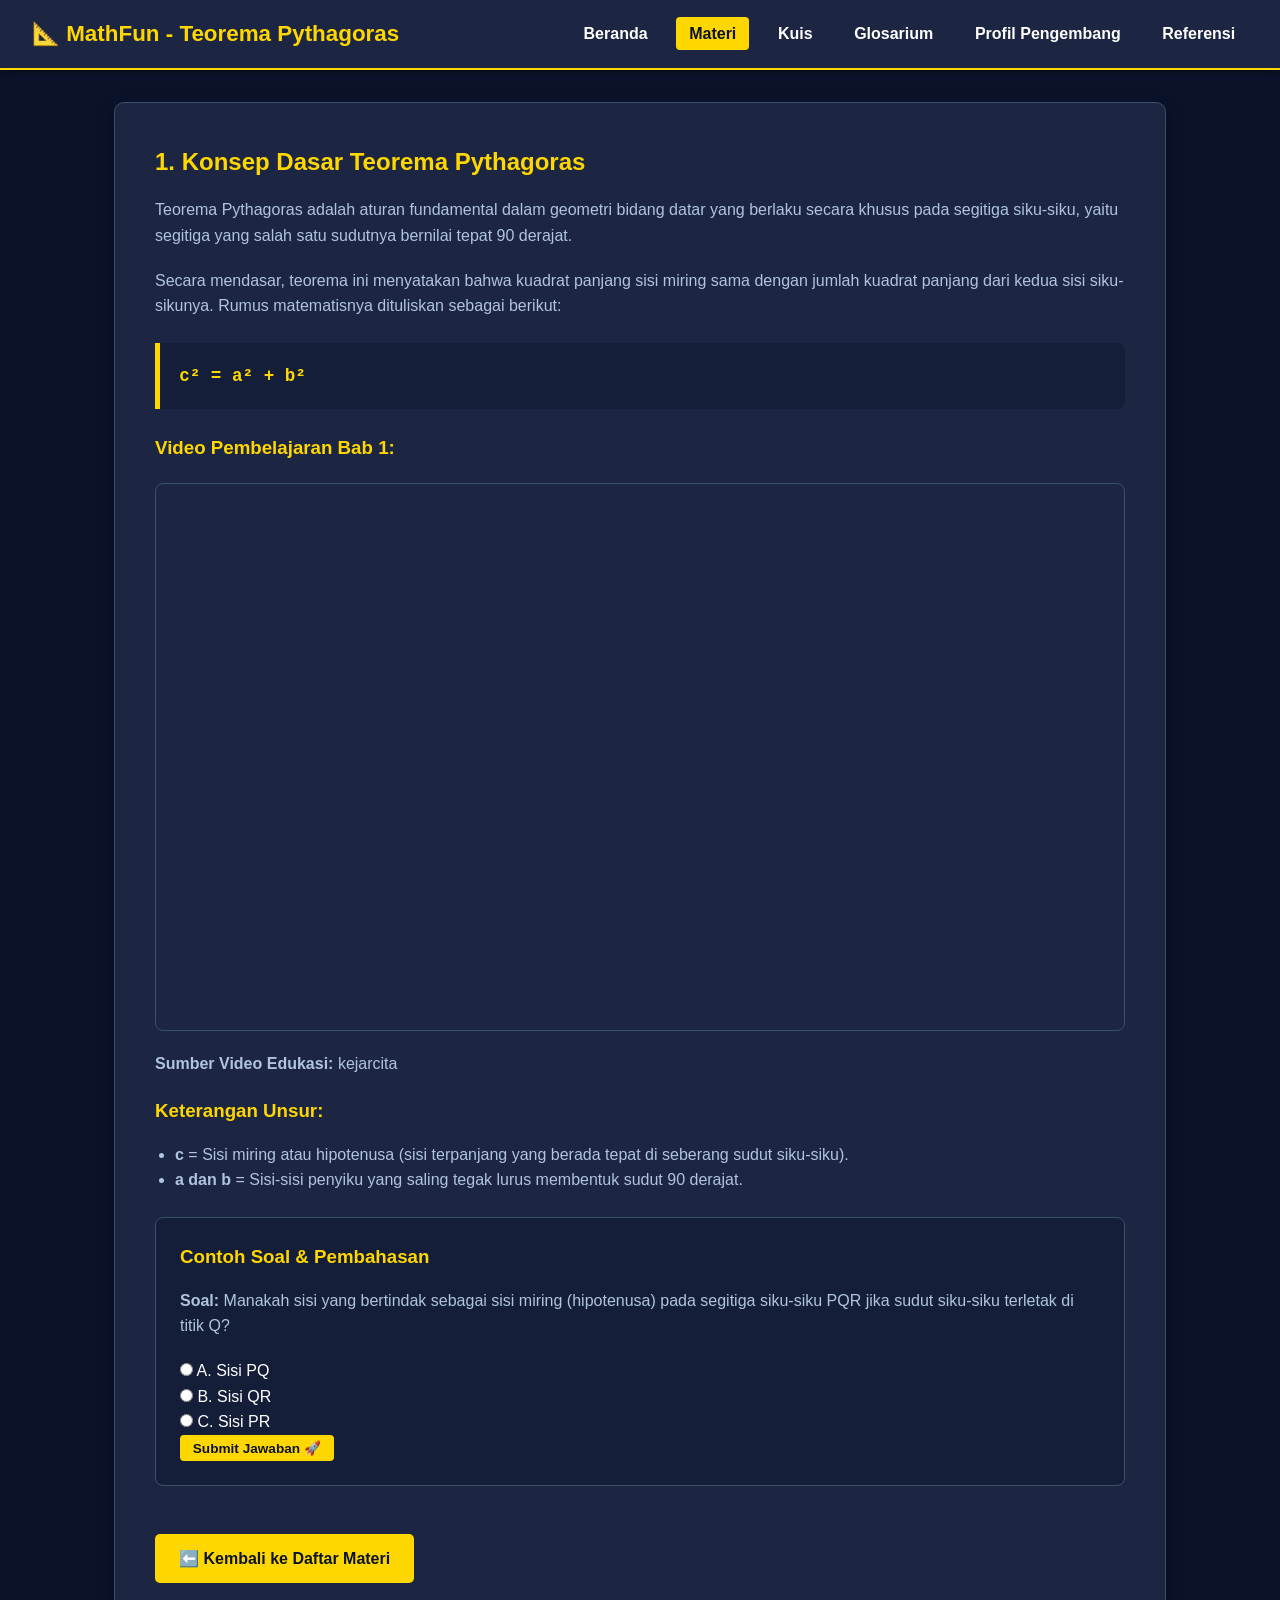
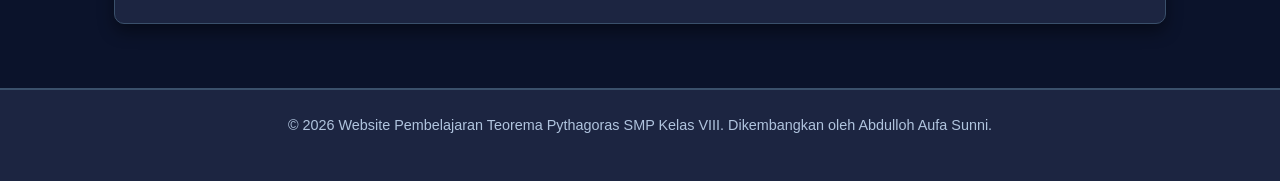
<file: detail_materi/konsep_dasar.html>
<!DOCTYPE html>
<html lang="id">
<head>
    <meta charset="UTF-8">
    <meta name="viewport" content="width=device-width, initial-scale=1.0">
    <title>Konsep Dasar Teorema Pythagoras - MathFun</title>
    <link rel="stylesheet" href="../uts.css">
</head>
<body id="top">
    <header>
        <div class="logo-container"><h1>📐 MathFun - Teorema Pythagoras</h1></div>
        <nav>
            <ul>
                <li><a href="../index.html">Beranda</a></li>
                <li><a href="../materi.html" class="active">Materi</a></li>
                <li><a href="../kuis.html">Kuis</a></li>
                <li><a href="../glosarium.html">Glosarium</a></li>
                <li><a href="../profil.html">Profil Pengembang</a></li>
                <li><a href="../referensi.html">Referensi</a></li>
            </ul>
        </nav>
    </header>
    <main>
        <section class="detail-box">
            <h2>1. Konsep Dasar Teorema Pythagoras</h2>
            <p>Teorema Pythagoras adalah aturan fundamental dalam geometri bidang datar yang berlaku secara khusus pada segitiga siku-siku, yaitu segitiga yang salah satu sudutnya bernilai tepat 90 derajat.</p>
            <p>Secara mendasar, teorema ini menyatakan bahwa kuadrat panjang sisi miring sama dengan jumlah kuadrat panjang dari kedua sisi siku-sikunya. Rumus matematisnya dituliskan sebagai berikut:</p>
            <div class="formula-box">
                <code>c² = a² + b²</code>
            </div>

            <h3>Video Pembelajaran Bab 1:</h3>
            <div class="video-container">
                <iframe width="560" height="315" src="https://www.youtube.com/embed/xoO1Z_cyqGM?si=nziPu7XFjUxSRLnd" title="YouTube video player" frameborder="0" allow="accelerometer; autoplay; clipboard-write; encrypted-media; gyroscope; picture-in-picture; web-share" referrerpolicy="strict-origin-when-cross-origin" allowfullscreen></iframe>
            </div>
            <p class="video-source-note"><b>Sumber Video Edukasi: </b> kejarcita</p>

            <h3>Keterangan Unsur:</h3>
            <ul class="list-indented-mb">
                <li><b>c</b> = Sisi miring atau hipotenusa (sisi terpanjang yang berada tepat di seberang sudut siku-siku).</li>
                <li><b>a dan b</b> = Sisi-sisi penyiku yang saling tegak lurus membentuk sudut 90 derajat.</li>
            </ul>
            
            <div class="soal-card">
                <h3>Contoh Soal & Pembahasan</h3>
                <p><b>Soal:</b> Manakah sisi yang bertindak sebagai sisi miring (hipotenusa) pada segitiga siku-siku PQR jika sudut siku-siku terletak di titik Q?</p>
                <form onsubmit="bukaPembahasan(event, 'p1')">
                    <label><input type="radio" name="pila" value="A"> A. Sisi PQ</label><br>
                    <label><input type="radio" name="pila" value="B"> B. Sisi QR</label><br>
                    <label><input type="radio" name="pila" value="C"> C. Sisi PR</label><br>
                    <div>
                        <button type="submit" class="btn btn-primary btn-sm">Submit Jawaban 🚀</button>
                    </div>
                </form>
                <div id="p1" class="pembahasan-box">
                    <p><b>Kunci Jawaban: C (Sisi PR)</b><br><u>Penjelasan:</u> Sisi miring (hipotenusa) selalu terletak di seberang sudut siku-siku. Karena sudut siku-siku berada di titik Q, maka sisi yang berhadapan langsung adalah sisi PR[cite: 9].</p>
                </div>
            </div>

            <div class="mt-4"><a href="../materi.html" class="btn btn-primary">⬅️ Kembali ke Daftar Materi</a></div>
        </section>
    </main>
    <footer><p>&copy; 2026 Website Pembelajaran Teorema Pythagoras SMP Kelas VIII. Dikembangkan oleh Abdulloh Aufa Sunni.</p></footer>
    <script>function bukaPembahasan(e, id) { e.preventDefault(); document.getElementById(id).style.display = 'block'; }</script>
</body>
</html>
</file>
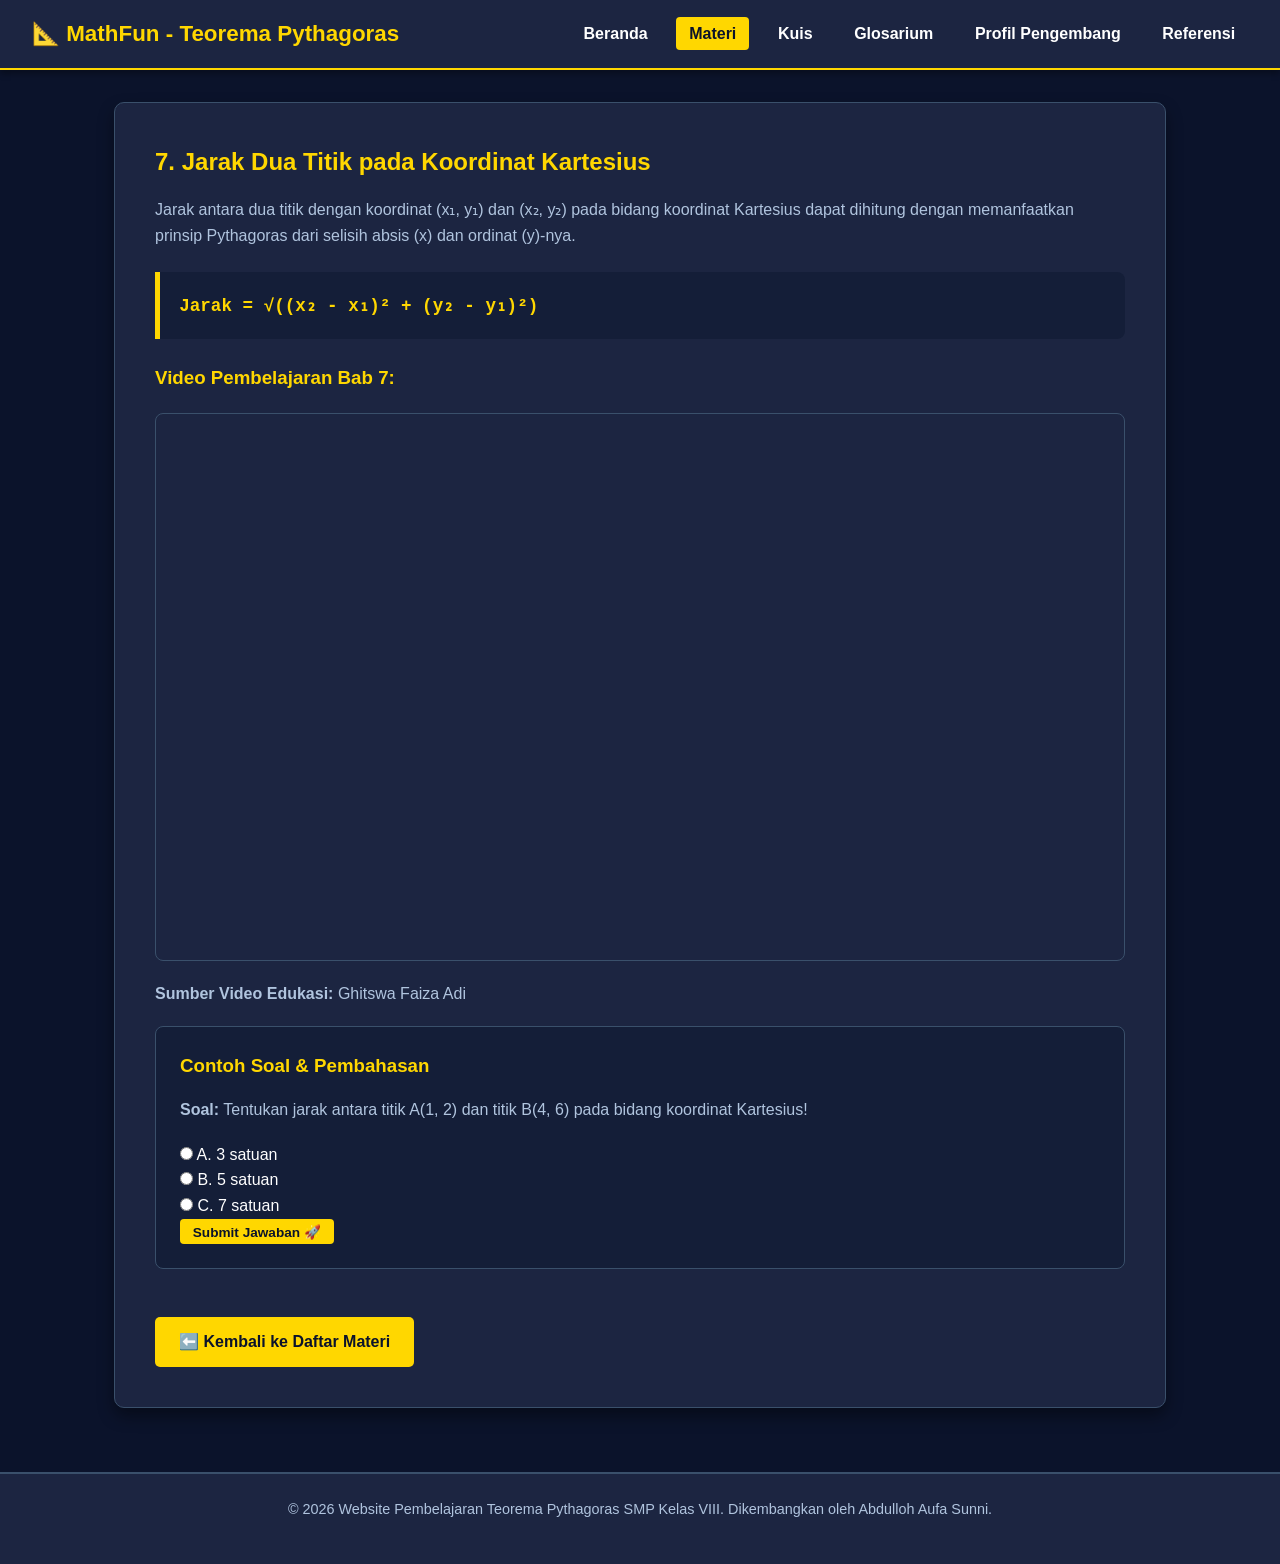
<file: detail_materi/koordinat_kartesius.html>
<!DOCTYPE html>
<html lang="id">
<head>
    <meta charset="UTF-8">
    <meta name="viewport" content="width=device-width, initial-scale=1.0">
    <title>Jarak Dua Titik Koordinat - MathFun</title>
    <link rel="stylesheet" href="../uts.css">
</head>
<body id="top">
    <header>
        <div class="logo-container"><h1>📐 MathFun - Teorema Pythagoras</h1></div>
        <nav>
            <ul>
                <li><a href="../index.html">Beranda</a></li>
                <li><a href="../materi.html" class="active">Materi</a></li>
                <li><a href="../kuis.html">Kuis</a></li>
                <li><a href="../glosarium.html">Glosarium</a></li>
                <li><a href="../profil.html">Profil Pengembang</a></li>
                <li><a href="../referensi.html">Referensi</a></li>
            </ul>
        </nav>
    </header>
    <main>
        <section class="detail-box">
            <h2>7. Jarak Dua Titik pada Koordinat Kartesius</h2>
            <p>Jarak antara dua titik dengan koordinat (x₁, y₁) dan (x₂, y₂) pada bidang koordinat Kartesius dapat dihitung dengan memanfaatkan prinsip Pythagoras dari selisih absis (x) dan ordinat (y)-nya.</p>
            
            <div class="formula-box">
                <code>Jarak = √((x₂ - x₁)² + (y₂ - y₁)²)</code>
            </div>

            <h3>Video Pembelajaran Bab 7:</h3>
            <div class="video-container">
                <iframe width="560" height="315" src="https://www.youtube.com/embed/7Y_UPZ2wfWY?si=WZwptaQqrpmPUasF" title="YouTube video player" frameborder="0" allow="accelerometer; autoplay; clipboard-write; encrypted-media; gyroscope; picture-in-picture; web-share" referrerpolicy="strict-origin-when-cross-origin" allowfullscreen></iframe>
            </div>
            <p class="video-source-note"><b>Sumber Video Edukasi: </b>Ghitswa Faiza Adi</p>
            

            <div class="soal-card">
                <h3>Contoh Soal & Pembahasan</h3>
                <p><b>Soal:</b> Tentukan jarak antara titik A(1, 2) dan titik B(4, 6) pada bidang koordinat Kartesius!</p>
                <form onsubmit="bukaPembahasan(event, 'p7')">
                    <label><input type="radio" name="pila" value="A"> A. 3 satuan</label><br>
                    <label><input type="radio" name="pila" value="B"> B. 5 satuan</label><br>
                    <label><input type="radio" name="pila" value="C"> C. 7 satuan</label><br>
                    <div>
                        <button type="submit" class="btn btn-primary btn-sm">Submit Jawaban 🚀</button>
                    </div>
                </form>
                <div id="p7" class="pembahasan-box">
                    <p><b>Kunci Jawaban: B (5 satuan)</b><br><u>Penjelasan:</u><br>Jarak = √((4 - 1)² + (6 - 2)²)<br>Jarak = √(3² + 4²)<br>Jarak = √(9 + 16) = √25 = 5 satuan[cite: 10].</p>
                </div>
            </div>

            <div class="mt-4"><a href="../materi.html" class="btn btn-primary">⬅️ Kembali ke Daftar Materi</a></div>
        </section>
    </main>
    <footer><p>&copy; 2026 Website Pembelajaran Teorema Pythagoras SMP Kelas VIII. Dikembangkan oleh Abdulloh Aufa Sunni.</p></footer>
    <script>function bukaPembahasan(e, id) { e.preventDefault(); document.getElementById(id).style.display = 'block'; }</script>
</body>
</html>
</file>
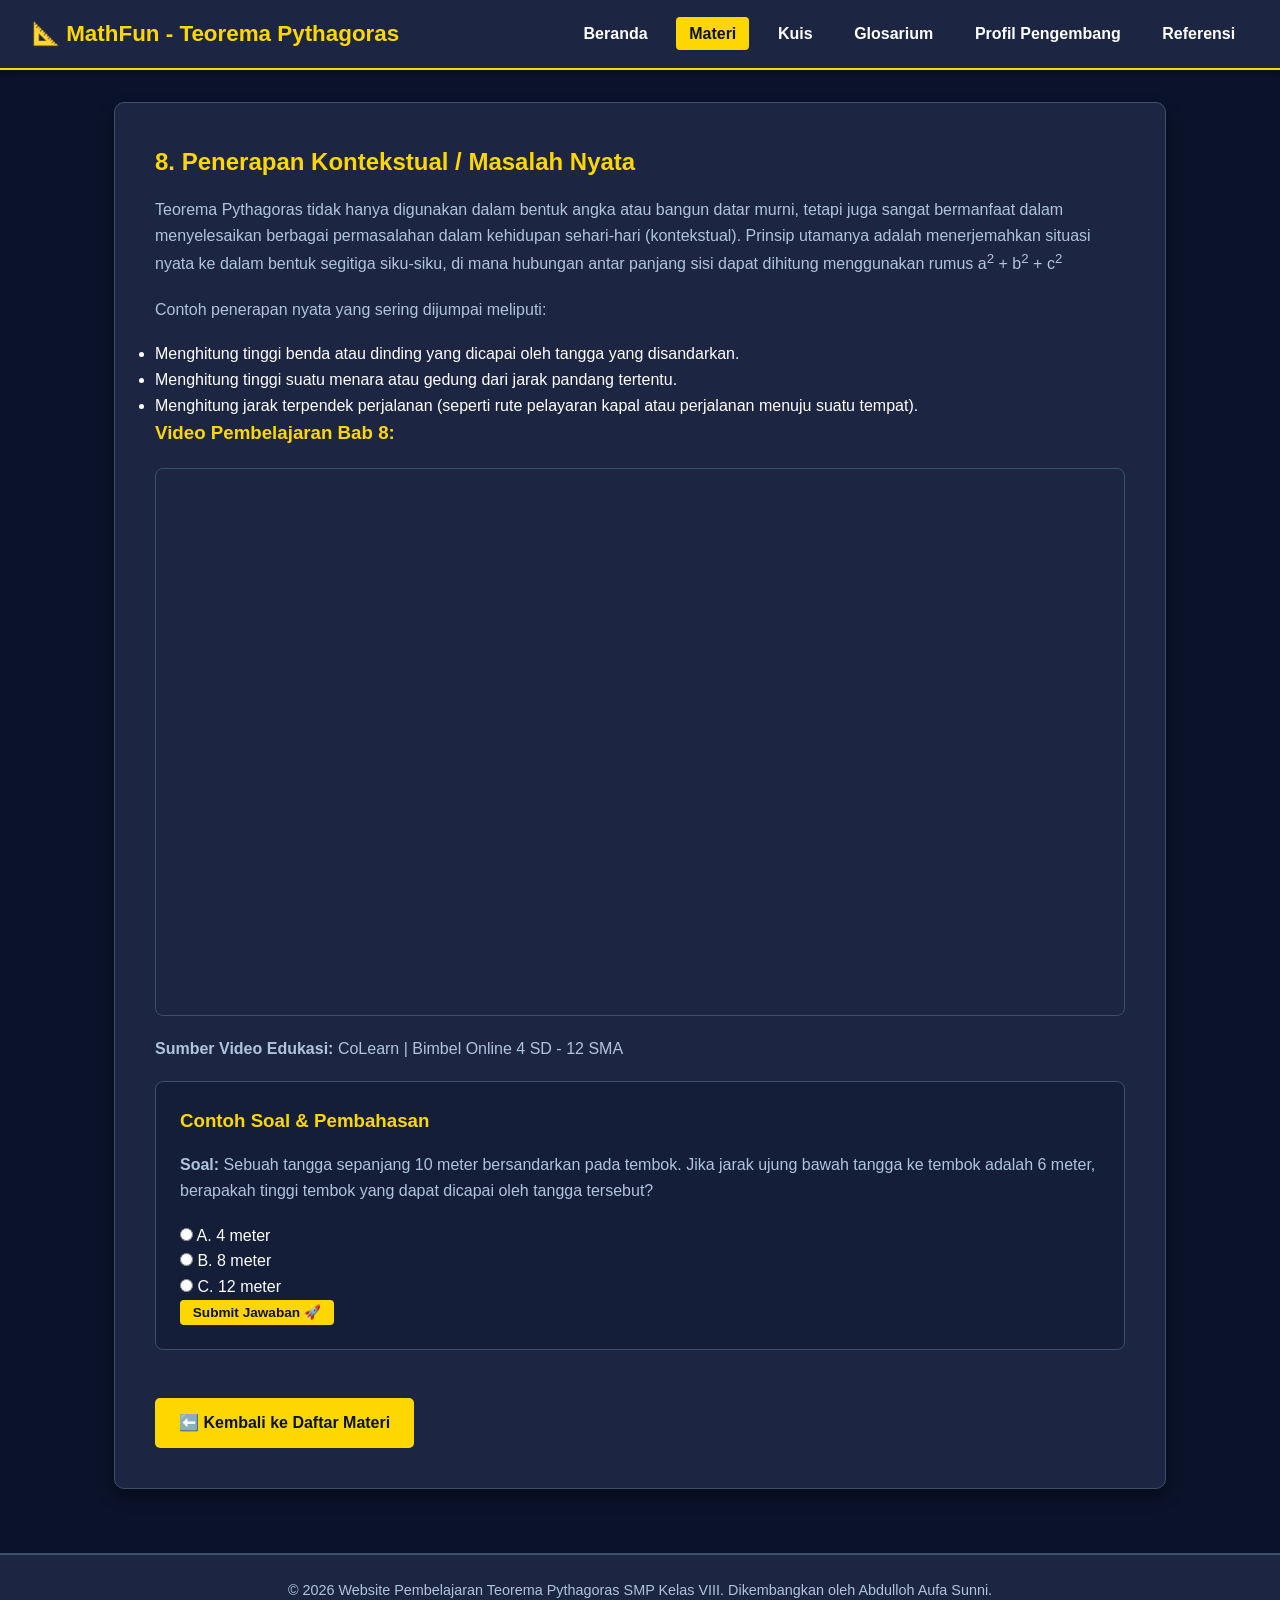
<file: detail_materi/penerapan_nyata.html>
<!DOCTYPE html>
<html lang="id">
<head>
    <meta charset="UTF-8">
    <meta name="viewport" content="width=device-width, initial-scale=1.0">
    <title>Penerapan Kontekstual - MathFun</title>
    <link rel="stylesheet" href="../uts.css">
</head>
<body id="top">
    <header>
        <div class="logo-container"><h1>📐 MathFun - Teorema Pythagoras</h1></div>
        <nav>
            <ul>
                <li><a href="../index.html">Beranda</a></li>
                <li><a href="../materi.html" class="active">Materi</a></li>
                <li><a href="../kuis.html">Kuis</a></li>
                <li><a href="../glosarium.html">Glosarium</a></li>
                <li><a href="../profil.html">Profil Pengembang</a></li>
                <li><a href="../referensi.html">Referensi</a></li>
            </ul>
        </nav>
    </header>
    <main>
        <section class="detail-box">
            <h2>8. Penerapan Kontekstual / Masalah Nyata</h2>
            <p>Teorema Pythagoras tidak hanya digunakan dalam bentuk angka atau bangun datar murni, tetapi juga sangat bermanfaat dalam menyelesaikan berbagai permasalahan dalam kehidupan sehari-hari (kontekstual). Prinsip utamanya adalah menerjemahkan situasi nyata ke dalam bentuk segitiga siku-siku, di mana hubungan antar panjang sisi dapat dihitung menggunakan rumus a<sup>2</sup> + b<sup>2</sup> + c<sup>2</sup></p>
            <p>Contoh penerapan nyata yang sering dijumpai meliputi:</p>
            <ul>
                <li>Menghitung tinggi benda atau dinding yang dicapai oleh tangga yang disandarkan.</li>
                <li>Menghitung tinggi suatu menara atau gedung dari jarak pandang tertentu.</li>
                <li>Menghitung jarak terpendek perjalanan (seperti rute pelayaran kapal atau perjalanan menuju suatu tempat).</li>
            </ul>
            <h3>Video Pembelajaran Bab 8:</h3>
            <div class="video-container">
                <iframe width="560" height="315" src="https://www.youtube.com/embed/U-t1H6lw6tw?si=9UAIGs9_sHpBLJQv" title="YouTube video player" frameborder="0" allow="accelerometer; autoplay; clipboard-write; encrypted-media; gyroscope; picture-in-picture; web-share" referrerpolicy="strict-origin-when-cross-origin" allowfullscreen></iframe>
            </div>
            <p class="video-source-note"><b>Sumber Video Edukasi: </b>CoLearn | Bimbel Online 4 SD - 12 SMA</p>
            
            <div class="soal-card">
                <h3>Contoh Soal & Pembahasan</h3>
                <p><b>Soal:</b> Sebuah tangga sepanjang 10 meter bersandarkan pada tembok. Jika jarak ujung bawah tangga ke tembok adalah 6 meter, berapakah tinggi tembok yang dapat dicapai oleh tangga tersebut?</p>
                <form onsubmit="bukaPembahasan(event, 'p8')">
                    <label><input type="radio" name="pila" value="A"> A. 4 meter</label><br>
                    <label><input type="radio" name="pila" value="B"> B. 8 meter</label><br>
                    <label><input type="radio" name="pila" value="C"> C. 12 meter</label><br>
                    <div>
                        <button type="submit" class="btn btn-primary btn-sm">Submit Jawaban 🚀</button>
                    </div>
                </form>
                <div id="p8" class="pembahasan-box">
                    <p><b>Kunci Jawaban: B (8 meter)</b><br><u>Penjelasan:</u><br>Tinggi = √(10² - 6²)<br>Tinggi = √(100 - 36) = √64 = 8 meter.</p>
                </div>
            </div>

            <div class="mt-4"><a href="../materi.html" class="btn btn-primary">⬅️ Kembali ke Daftar Materi</a></div>
        </section>
    </main>
    <footer><p>&copy; 2026 Website Pembelajaran Teorema Pythagoras SMP Kelas VIII. Dikembangkan oleh Abdulloh Aufa Sunni.</p></footer>
    <script>function bukaPembahasan(e, id) { e.preventDefault(); document.getElementById(id).style.display = 'block'; }</script>
</body>
</html>
</file>
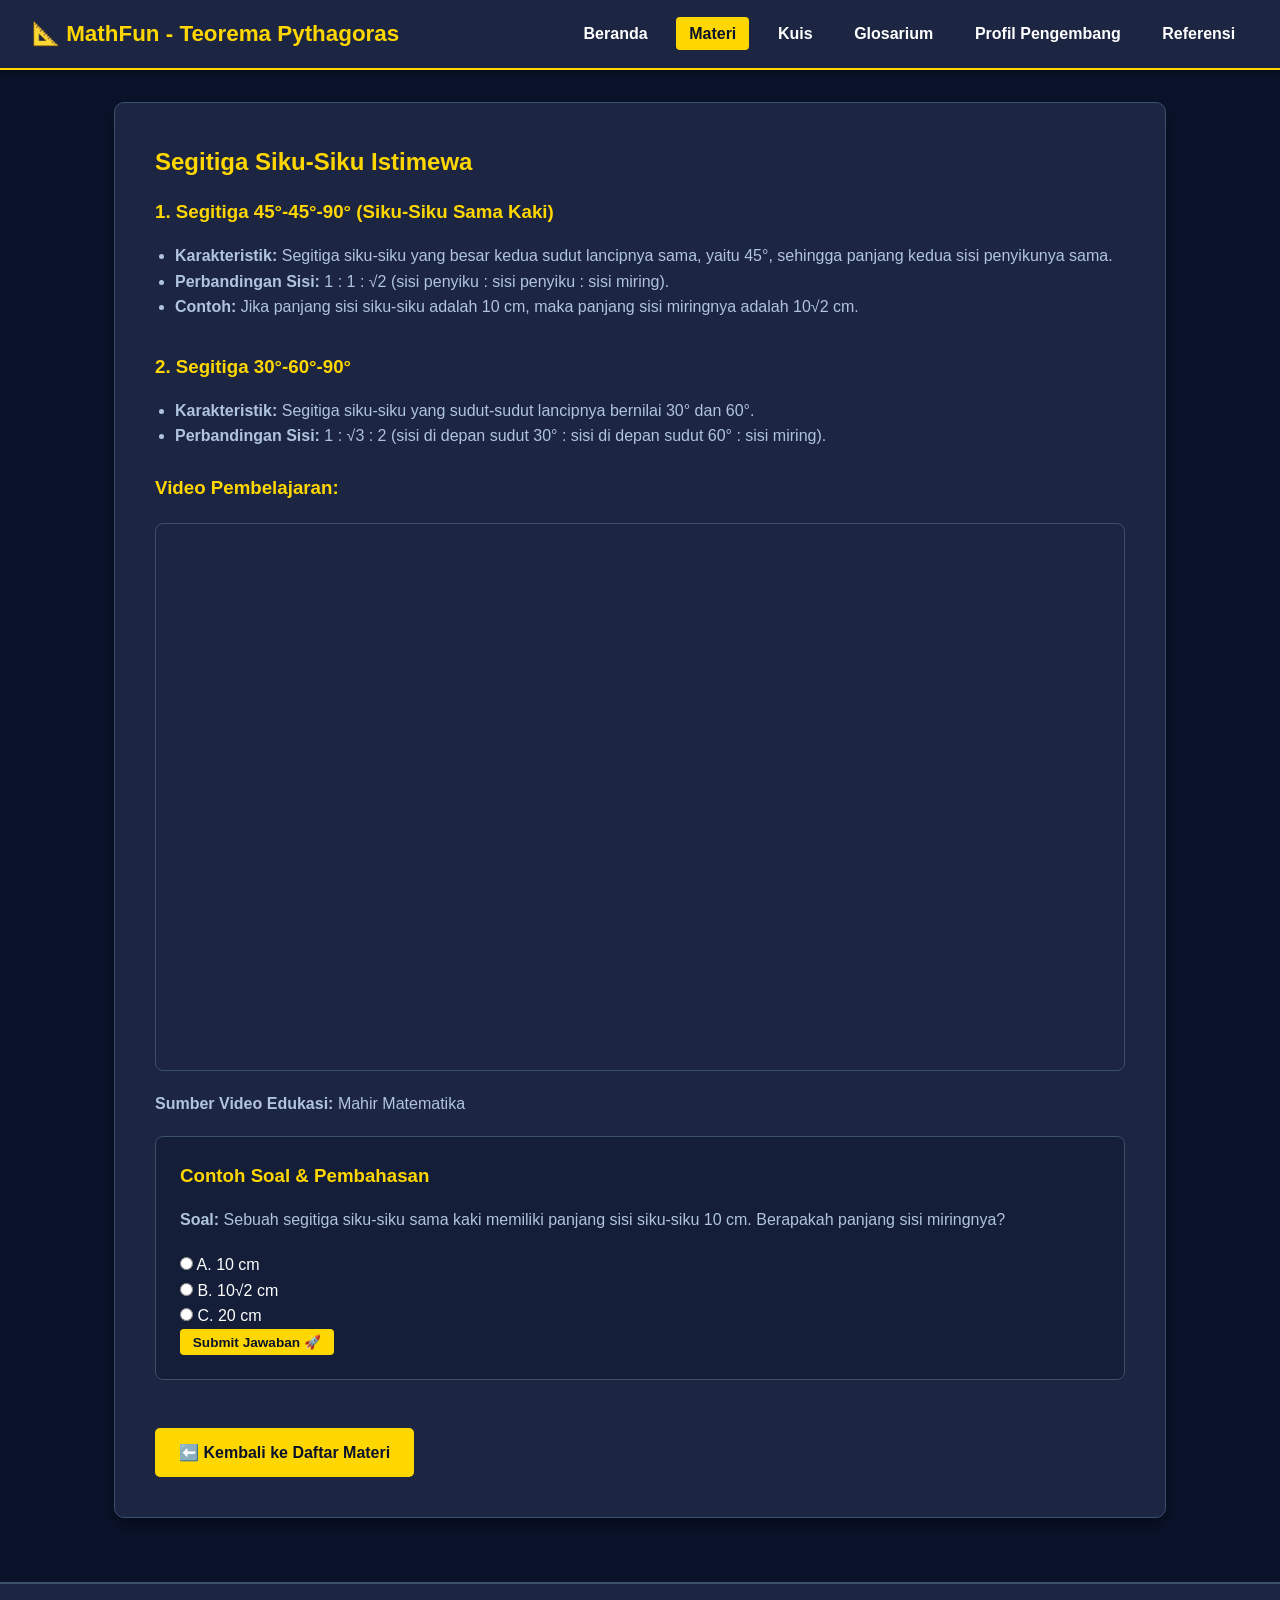
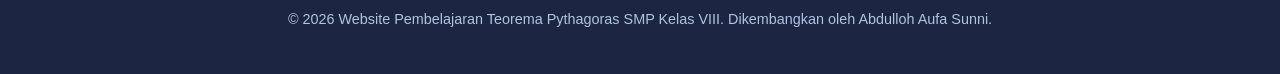
<file: detail_materi/segitiga_istimewa.html>
<!DOCTYPE html>
<html lang="id">
<head>
    <meta charset="UTF-8">
    <meta name="viewport" content="width=device-width, initial-scale=1.0">
    <title>Segitiga Siku-Siku Istimewa - MathFun</title>
    <link rel="stylesheet" href="../uts.css">
</head>
<body id="top">
    <header>
        <div class="logo-container"><h1>📐 MathFun - Teorema Pythagoras</h1></div>
        <nav>
            <ul>
                <li><a href="../index.html">Beranda</a></li>
                <li><a href="../materi.html" class="active">Materi</a></li>
                <li><a href="../kuis.html">Kuis</a></li>
                <li><a href="../glosarium.html">Glosarium</a></li>
                <li><a href="../profil.html">Profil Pengembang</a></li>
                <li><a href="../referensi.html">Referensi</a></li>
            </ul>
        </nav>
    </header>
    <main>
        <section class="detail-box">
            <h2>Segitiga Siku-Siku Istimewa</h2>

            <h3>1. Segitiga 45°-45°-90° (Siku-Siku Sama Kaki)</h3>
            <ul class="list-indented-mb">
                <li><b>Karakteristik:</b> Segitiga siku-siku yang besar kedua sudut lancipnya sama, yaitu 45°, sehingga panjang kedua sisi penyikunya sama.</li>
                <li><b>Perbandingan Sisi:</b> 1 : 1 : √2 (sisi penyiku : sisi penyiku : sisi miring).</li>
                <li><b>Contoh:</b> Jika panjang sisi siku-siku adalah 10 cm, maka panjang sisi miringnya adalah 10√2 cm.</li>
            </ul>

            <h3 class="mt-2">2. Segitiga 30°-60°-90°</h3>
            <ul class="list-indented-mb">
                <li><b>Karakteristik:</b> Segitiga siku-siku yang sudut-sudut lancipnya bernilai 30° dan 60°.</li>
                <li><b>Perbandingan Sisi:</b> 1 : √3 : 2 (sisi di depan sudut 30° : sisi di depan sudut 60° : sisi miring).</li>
            </ul>

            <h3>Video Pembelajaran:</h3>
            <div class="video-container">
                <iframe width="560" height="315" src="https://www.youtube.com/embed/UQq76B1JzS0?si=H8hxK0zHz9kbMUoa" title="YouTube video player" frameborder="0" allow="accelerometer; autoplay; clipboard-write; encrypted-media; gyroscope; picture-in-picture; web-share" referrerpolicy="strict-origin-when-cross-origin" allowfullscreen></iframe>
            </div>
            <p class="video-source-note"><b>Sumber Video Edukasi: </b>Mahir Matematika</p>

            <div class="soal-card">
                <h3>Contoh Soal & Pembahasan</h3>
                <p><b>Soal:</b> Sebuah segitiga siku-siku sama kaki memiliki panjang sisi siku-siku 10 cm. Berapakah panjang sisi miringnya?</p>
                <form onsubmit="bukaPembahasan(event, 'p5')">
                    <label><input type="radio" name="pila" value="A"> A. 10 cm</label><br>
                    <label><input type="radio" name="pila" value="B"> B. 10√2 cm</label><br>
                    <label><input type="radio" name="pila" value="C"> C. 20 cm</label><br>
                    <div>
                        <button type="submit" class="btn btn-primary btn-sm">Submit Jawaban 🚀</button>
                    </div>
                </form>
                <div id="p5" class="pembahasan-box">
                    <p><b>Kunci Jawaban: B (10√2 cm)</b><br><u>Penjelasan:</u> Berdasarkan sifat segitiga siku-siku sama kaki (45°-45°-90°), sisi miringnya bernilai <i>x</i>√2, yaitu 10√2 cm.</p>
                </div>
            </div>

            <div class="mt-4"><a href="../materi.html" class="btn btn-primary">⬅️ Kembali ke Daftar Materi</a></div>
        </section>
    </main>
    <footer><p>&copy; 2026 Website Pembelajaran Teorema Pythagoras SMP Kelas VIII. Dikembangkan oleh Abdulloh Aufa Sunni.</p></footer>
    <script>function bukaPembahasan(e, id) { e.preventDefault(); document.getElementById(id).style.display = 'block'; }</script>
</body>
</html>
</file>
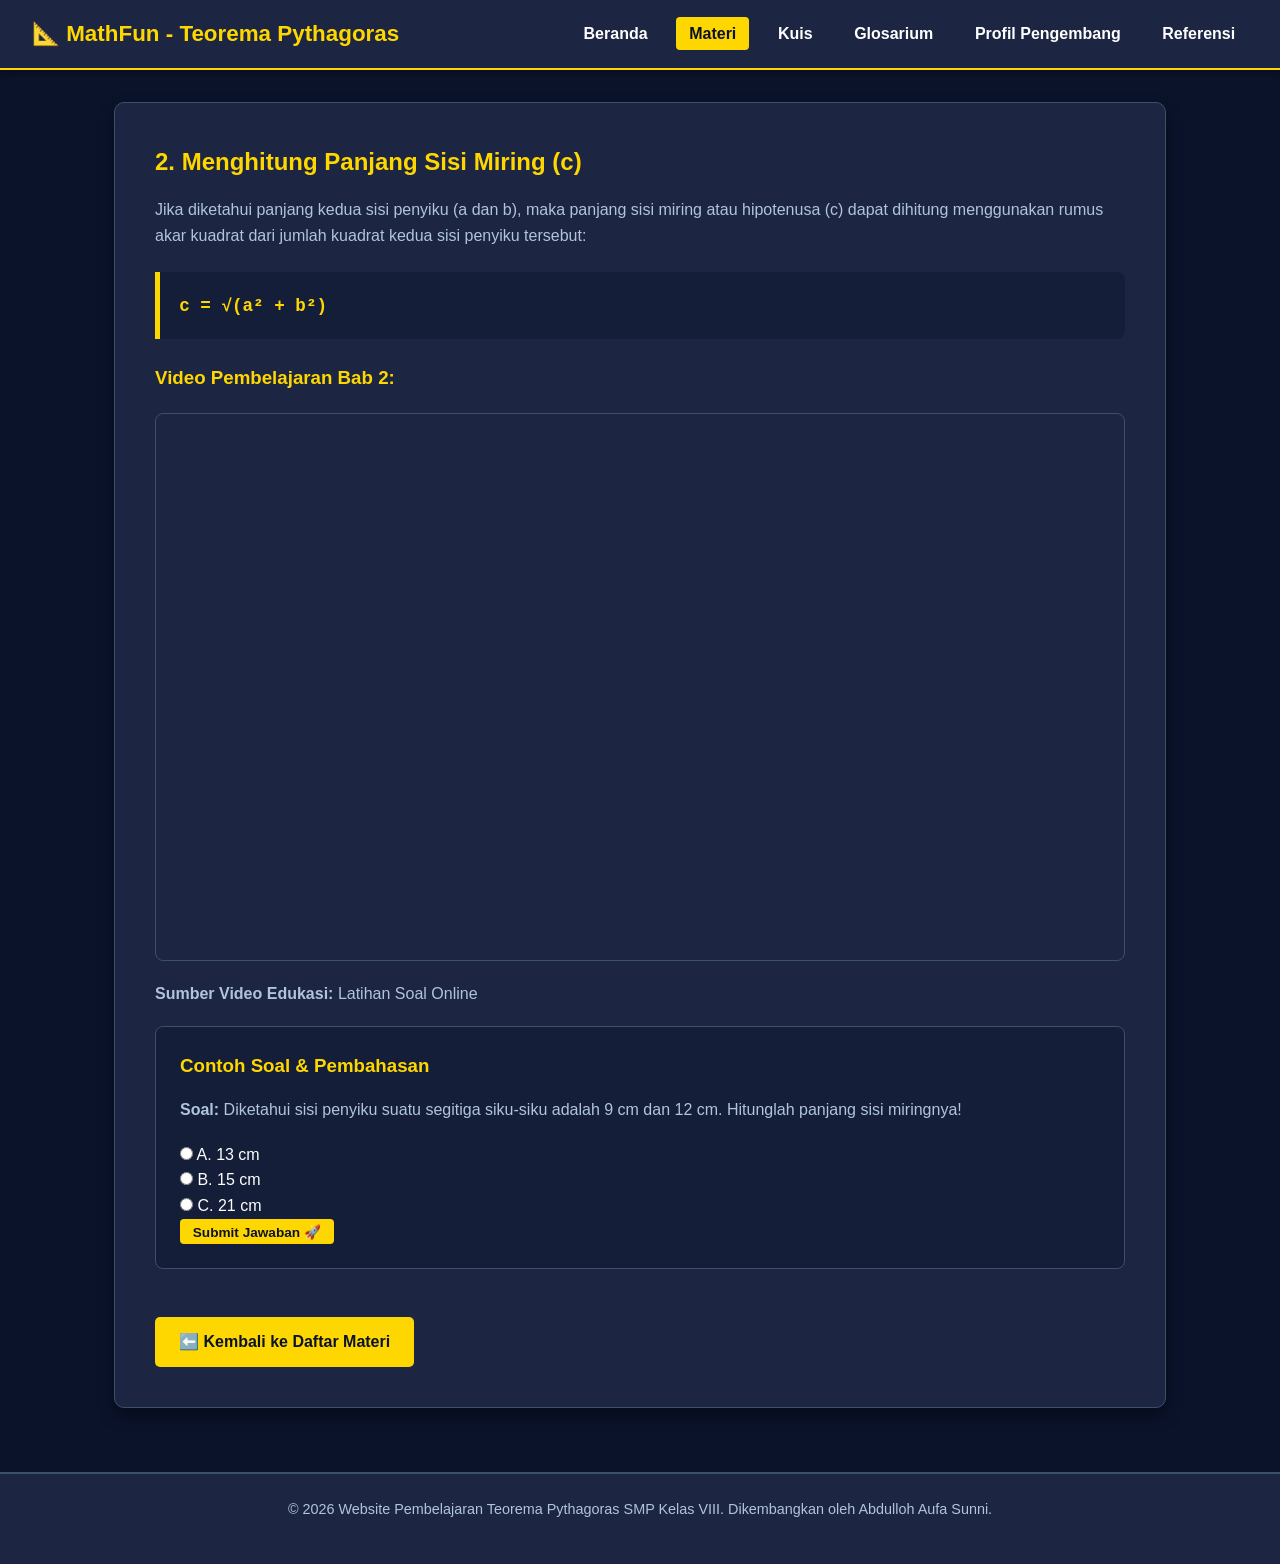
<file: detail_materi/sisi_miring.html>
<!DOCTYPE html>
<html lang="id">
<head>
    <meta charset="UTF-8">
    <meta name="viewport" content="width=device-width, initial-scale=1.0">
    <title>Menghitung Panjang Sisi Miring - MathFun</title>
    <link rel="stylesheet" href="../uts.css">
</head>
<body id="top">
    <header>
        <div class="logo-container"><h1>📐 MathFun - Teorema Pythagoras</h1></div>
        <nav>
            <ul>
                <li><a href="../index.html">Beranda</a></li>
                <li><a href="../materi.html" class="active">Materi</a></li>
                <li><a href="../kuis.html">Kuis</a></li>
                <li><a href="../glosarium.html">Glosarium</a></li>
                <li><a href="../profil.html">Profil Pengembang</a></li>
                <li><a href="../referensi.html">Referensi</a></li>
            </ul>
        </nav>
    </header>
    <main>
        <section class="detail-box">
            <h2>2. Menghitung Panjang Sisi Miring (c)</h2>
            <p>Jika diketahui panjang kedua sisi penyiku (a dan b), maka panjang sisi miring atau hipotenusa (c) dapat dihitung menggunakan rumus akar kuadrat dari jumlah kuadrat kedua sisi penyiku tersebut:</p>
            
            <div class="formula-box">
                <code>c = √(a² + b²)</code>
            </div>

            <h3>Video Pembelajaran Bab 2:</h3>
            <div class="video-container">
                <iframe width="560" height="315" src="https://www.youtube.com/embed/1kJ9tb9LUME?si=egXYqHw85BFvAIDl" title="YouTube video player" frameborder="0" allow="accelerometer; autoplay; clipboard-write; encrypted-media; gyroscope; picture-in-picture; web-share" referrerpolicy="strict-origin-when-cross-origin" allowfullscreen></iframe>
            </div>
            <p class="video-source-note"><b>Sumber Video Edukasi: </b>Latihan Soal Online</p>
            
            <div class="soal-card">
                <h3>Contoh Soal & Pembahasan</h3>
                <p><b>Soal:</b> Diketahui sisi penyiku suatu segitiga siku-siku adalah 9 cm dan 12 cm. Hitunglah panjang sisi miringnya!</p>
                <form onsubmit="bukaPembahasan(event, 'p2')">
                    <label><input type="radio" name="pila" value="A"> A. 13 cm</label><br>
                    <label><input type="radio" name="pila" value="B"> B. 15 cm</label><br>
                    <label><input type="radio" name="pila" value="C"> C. 21 cm</label><br>
                    <div>
                        <button type="submit" class="btn btn-primary btn-sm">Submit Jawaban 🚀</button>
                    </div>
                </form>
                <div id="p2" class="pembahasan-box">
                    <p><b>Kunci Jawaban: B (15 cm)</b><br><u>Penjelasan:</u><br>c = √(9² + 12²)<br>c = √(81 + 144) = √225 = 15 cm.</p>
                </div>
            </div>

            <div class="mt-4"><a href="../materi.html" class="btn btn-primary">⬅️ Kembali ke Daftar Materi</a></div>
        </section>
    </main>
    <footer><p>&copy; 2026 Website Pembelajaran Teorema Pythagoras SMP Kelas VIII. Dikembangkan oleh Abdulloh Aufa Sunni.</p></footer>
    <script>function bukaPembahasan(e, id) { e.preventDefault(); document.getElementById(id).style.display = 'block'; }</script>
</body>
</html>
</file>
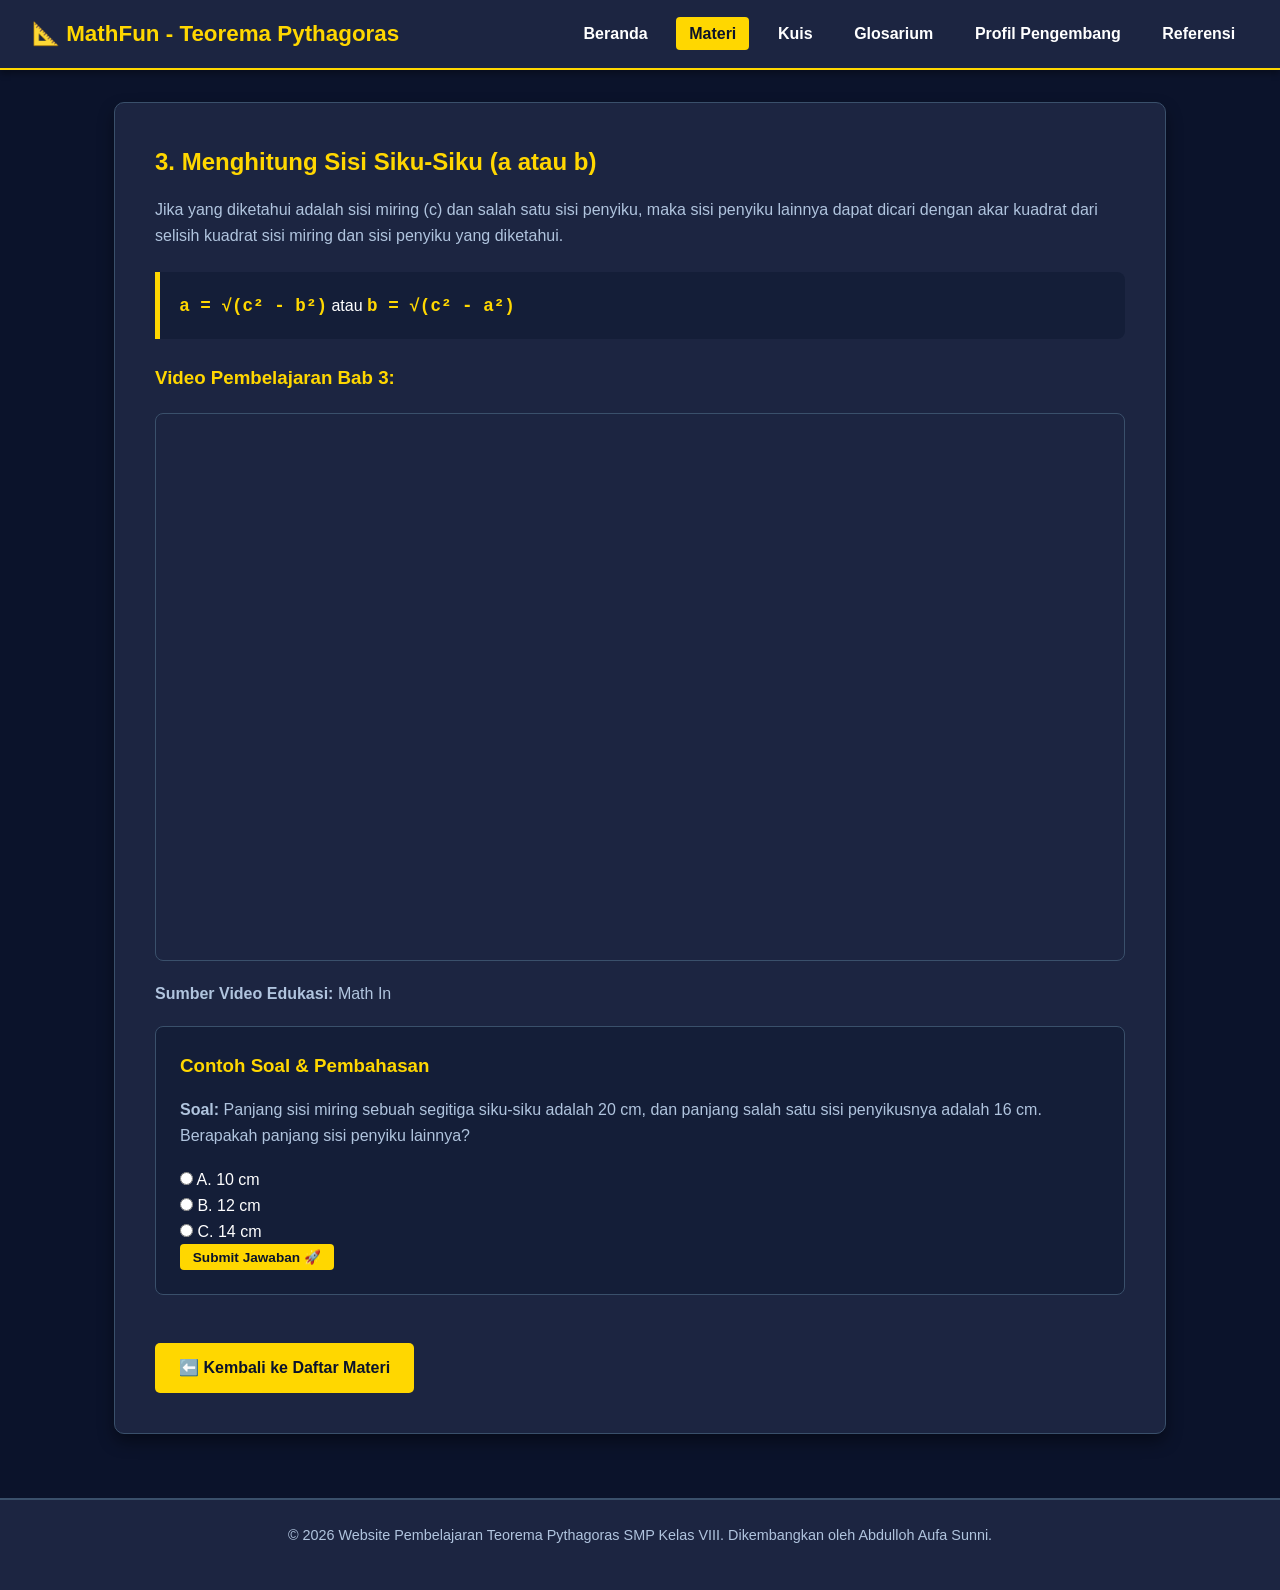
<file: detail_materi/sisi_penyiku.html>
<!DOCTYPE html>
<html lang="id">
<head>
    <meta charset="UTF-8">
    <meta name="viewport" content="width=device-width, initial-scale=1.0">
    <title>Menghitung Sisi Siku-Siku - MathFun</title>
    <link rel="stylesheet" href="../uts.css">
</head>
<body id="top">
    <header>
        <div class="logo-container"><h1>📐 MathFun - Teorema Pythagoras</h1></div>
        <nav>
            <ul>
                <li><a href="../index.html">Beranda</a></li>
                <li><a href="../materi.html" class="active">Materi</a></li>
                <li><a href="../kuis.html">Kuis</a></li>
                <li><a href="../glosarium.html">Glosarium</a></li>
                <li><a href="../profil.html">Profil Pengembang</a></li>
                <li><a href="../referensi.html">Referensi</a></li>
            </ul>
        </nav>
    </header>
    <main>
        <section class="detail-box">
            <h2>3. Menghitung Sisi Siku-Siku (a atau b)</h2>
            <p>Jika yang diketahui adalah sisi miring (c) dan salah satu sisi penyiku, maka sisi penyiku lainnya dapat dicari dengan akar kuadrat dari selisih kuadrat sisi miring dan sisi penyiku yang diketahui.</p>
            
            <div class="formula-box">
                <code>a = √(c² - b²)</code> atau <code>b = √(c² - a²)</code>
            </div>

            <h3>Video Pembelajaran Bab 3:</h3>
            <div class="video-container">
                <iframe width="560" height="315" src="https://www.youtube.com/embed/kA9WuqOOayQ?si=mt_ApA-WhCjGkK8v" title="YouTube video player" frameborder="0" allow="accelerometer; autoplay; clipboard-write; encrypted-media; gyroscope; picture-in-picture; web-share" referrerpolicy="strict-origin-when-cross-origin" allowfullscreen></iframe>
            </div>
            <p class="video-source-note"><b>Sumber Video Edukasi: </b>Math In</p>
            
            <div class="soal-card">
                <h3>Contoh Soal & Pembahasan</h3>
                <p><b>Soal:</b> Panjang sisi miring sebuah segitiga siku-siku adalah 20 cm, dan panjang salah satu sisi penyikusnya adalah 16 cm. Berapakah panjang sisi penyiku lainnya?</p>
                <form onsubmit="bukaPembahasan(event, 'p3')">
                    <label><input type="radio" name="pila" value="A"> A. 10 cm</label><br>
                    <label><input type="radio" name="pila" value="B"> B. 12 cm</label><br>
                    <label><input type="radio" name="pila" value="C"> C. 14 cm</label><br>
                    <div>
                        <button type="submit" class="btn btn-primary btn-sm">Submit Jawaban 🚀</button>
                    </div>
                </form>
                <div id="p3" class="pembahasan-box">
                    <p><b>Kunci Jawaban: B (12 cm)</b><br><u>Penjelasan:</u><br>b = √(20² - 16²)<br>b = √(400 - 256) = √144 = 12 cm.</p>
                </div>
            </div>

            <div class="mt-4"><a href="../materi.html" class="btn btn-primary">⬅️ Kembali ke Daftar Materi</a></div>
        </section>
    </main>
    <footer><p>&copy; 2026 Website Pembelajaran Teorema Pythagoras SMP Kelas VIII. Dikembangkan oleh Abdulloh Aufa Sunni.</p></footer>
    <script>function bukaPembahasan(e, id) { e.preventDefault(); document.getElementById(id).style.display = 'block'; }</script>
</body>
</html>
</file>
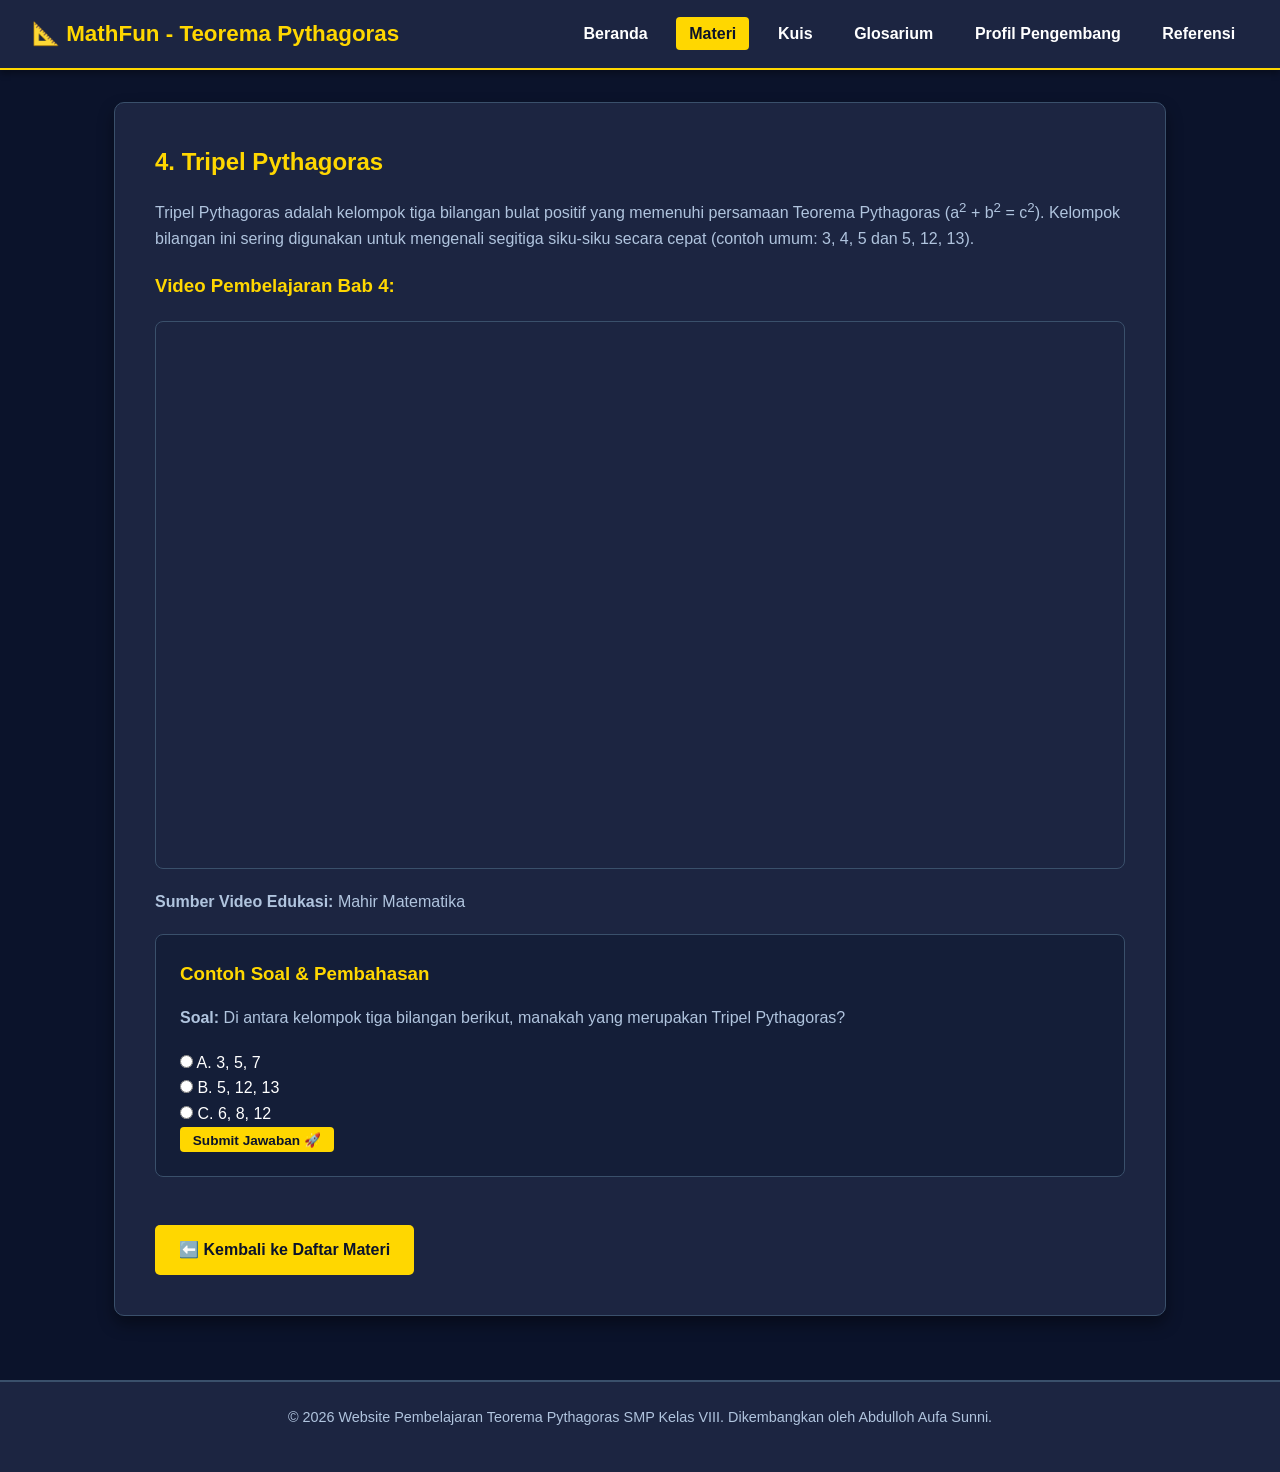
<file: detail_materi/tripel_pythagoras.html>
<!DOCTYPE html>
<html lang="id">
<head>
    <meta charset="UTF-8">
    <meta name="viewport" content="width=device-width, initial-scale=1.0">
    <title>Tripel Pythagoras - MathFun</title>
    <link rel="stylesheet" href="../uts.css">
</head>
<body id="top">
    <header>
        <div class="logo-container"><h1>📐 MathFun - Teorema Pythagoras</h1></div>
        <nav>
            <ul>
                <li><a href="../index.html">Beranda</a></li>
                <li><a href="../materi.html" class="active">Materi</a></li>
                <li><a href="../kuis.html">Kuis</a></li>
                <li><a href="../glosarium.html">Glosarium</a></li>
                <li><a href="../profil.html">Profil Pengembang</a></li>
                <li><a href="../referensi.html">Referensi</a></li>
            </ul>
        </nav>
    </header>
    <main>
        <section class="detail-box">
            <h2>4. Tripel Pythagoras</h2>
            <p>Tripel Pythagoras adalah kelompok tiga bilangan bulat positif yang memenuhi persamaan Teorema Pythagoras (a<sup>2</sup> + b<sup>2</sup> = c<sup>2</sup>). Kelompok bilangan ini sering digunakan untuk mengenali segitiga siku-siku secara cepat (contoh umum: 3, 4, 5 dan 5, 12, 13).</p>

            <h3>Video Pembelajaran Bab 4:</h3>
            <div class="video-container">
                <iframe width="560" height="315" src="https://www.youtube.com/embed/wQhNoJ8x9EQ?si=4mwfv5nGOwDlm8xi" title="YouTube video player" frameborder="0" allow="accelerometer; autoplay; clipboard-write; encrypted-media; gyroscope; picture-in-picture; web-share" referrerpolicy="strict-origin-when-cross-origin" allowfullscreen></iframe>
            </div>
            <p class="video-source-note"><b>Sumber Video Edukasi: </b>Mahir Matematika</p>
            
            <div class="soal-card">
                <h3>Contoh Soal & Pembahasan</h3>
                <p><b>Soal:</b> Di antara kelompok tiga bilangan berikut, manakah yang merupakan Tripel Pythagoras?</p>
                <form onsubmit="bukaPembahasan(event, 'p4')">
                    <label><input type="radio" name="pila" value="A"> A. 3, 5, 7</label><br>
                    <label><input type="radio" name="pila" value="B"> B. 5, 12, 13</label><br>
                    <label><input type="radio" name="pila" value="C"> C. 6, 8, 12</label><br>
                    <div>
                        <button type="submit" class="btn btn-primary btn-sm">Submit Jawaban 🚀</button>
                    </div>
                </form>
                <div id="p4" class="pembahasan-box">
                    <p><b>Kunci Jawaban: B (5, 12, 13)</b><br><u>Penjelasan:</u><br>5² + 12² = 25 + 144 = 169.<br>13² = 169 (Sama, sehingga memenuhi Tripel Pythagoras).</p>
                </div>
            </div>

            <div class="mt-4"><a href="../materi.html" class="btn btn-primary">⬅️ Kembali ke Daftar Materi</a></div>
        </section>
    </main>
    <footer><p>&copy; 2026 Website Pembelajaran Teorema Pythagoras SMP Kelas VIII. Dikembangkan oleh Abdulloh Aufa Sunni.</p></footer>
    <script>function bukaPembahasan(e, id) { e.preventDefault(); document.getElementById(id).style.display = 'block'; }</script>
</body>
</html>
</file>
<file: uts.css>
:root {
    --bg-darknavy: #0B132B;
    --card-navy: #1C2541;
    --accent-gold: #FFD700;
    --accent-gold-hover: #E6C200;
    --text-white: #FFFFFF;
    --text-muted: #B0C4DE;
    --border-color: #3A506B;
    --transition-speed: 0.3s;
}

@media (prefers-color-scheme: light) {
    :root {
        --bg-darknavy: #0B132B;
        --card-navy: #1C2541;
    }
}

* {
    box-sizing: border-box;
    margin: 0;
    padding: 0;
}

body {
    font-family: 'Segoe UI', Tahoma, Geneva, Verdana, sans-serif;
    background-color: var(--bg-darknavy);
    color: var(--text-white);
    line-height: 1.6;
    display: flex;
    flex-direction: column;
    min-height: 100vh;
}

header {
    background-color: var(--card-navy);
    border-bottom: 2px solid var(--accent-gold);
    padding: 1rem 2rem;
    display: flex;
    justify-content: space-between;
    align-items: center;
    flex-wrap: wrap;
    box-shadow: 0 4px 6px rgba(0, 0, 0, 0.3);
}

.logo-container h1 {
    font-size: 1.4rem;
    color: var(--accent-gold);
    display: flex;
    align-items: center;
    gap: 10px;
}

nav ul {
    list-style: none;
    display: flex;
    gap: 1rem;
    flex-wrap: wrap;
}

nav a {
    color: var(--text-white);
    text-decoration: none;
    font-weight: 600;
    padding: 0.5rem 0.8rem;
    border-radius: 4px;
    transition: background-color var(--transition-speed), color var(--transition-speed);
}

nav a:hover, nav a.active {
    background-color: var(--accent-gold);
    color: var(--bg-darknavy);
}

main {
    flex: 1;
    max-width: 1100px;
    width: 100%;
    margin: 2rem auto;
    padding: 0 1.5rem;
}

section, .detail-box, .profile-card, .quiz-section, .glossary-section, .reference-section {
    background-color: var(--card-navy);
    border: 1px solid var(--border-color);
    border-radius: 10px;
    padding: 2.5rem;
    margin-bottom: 2rem;
    box-shadow: 0 8px 16px rgba(0, 0, 0, 0.4);
}

h2, h3 {
    color: var(--accent-gold);
    margin-bottom: 1rem;
}

p {
    color: var(--text-muted);
    margin-bottom: 1.2rem;
}

.btn {
    display: inline-block;
    padding: 0.75rem 1.5rem;
    border-radius: 5px;
    font-weight: bold;
    text-decoration: none;
    cursor: pointer;
    transition: all var(--transition-speed);
    text-align: center;
    border: none;
}

.btn-primary {
    background-color: var(--accent-gold);
    color: var(--bg-darknavy);
}

.btn-primary:hover {
    background-color: var(--accent-gold-hover);
    transform: translateY(-2px);
}

.btn-secondary {
    background-color: transparent;
    border: 2px solid var(--accent-gold);
    color: var(--accent-gold);
    margin-left: 0.5rem;
}

.btn-secondary:hover {
    background-color: var(--accent-gold);
    color: var(--bg-darknavy);
}

.btn-sm {
    padding: 0.3rem 0.8rem;
    font-size: 0.85rem;
    background-color: var(--accent-gold);
    color: var(--bg-darknavy);
    text-decoration: none;
    border-radius: 4px;
    font-weight: bold;
}

table {
    width: 100%;
    border-collapse: collapse;
    margin-top: 1.5rem;
    background-color: var(--bg-darknavy);
    border-radius: 8px;
    overflow: hidden;
}

caption {
    font-size: 1.1rem;
    font-weight: bold;
    color: var(--accent-gold);
    margin-bottom: 0.8rem;
}

th, td {
    padding: 1rem;
    text-align: left;
    border-bottom: 1px solid var(--border-color);
}

th {
    background-color: #141E38;
    color: var(--accent-gold);
}

td {
    color: var(--text-white);
}

tr:hover {
    background-color: rgba(255, 215, 0, 0.05);
}

.formula-box {
    background-color: #141E38;
    border-left: 5px solid var(--accent-gold);
    padding: 1.2rem;
    margin: 1.5rem 0;
    border-radius: 0 8px 8px 0;
}

.formula-box code {
    color: var(--accent-gold);
    font-size: 1.1rem;
    font-weight: bold;
}

.glossary-grid {
    display: grid;
    grid-template-columns: repeat(auto-fit, minmax(280px, 1fr));
    gap: 1.5rem;
    margin-top: 1.5rem;
}

.glossary-card {
    background-color: #141E38;
    border: 1px solid var(--border-color);
    padding: 1.5rem;
    border-radius: 8px;
}

.glossary-card h4 {
    color: var(--accent-gold);
    margin-bottom: 0.5rem;
}

.question-card {
    background-color: #141E38;
    border: 1px solid var(--border-color);
    padding: 1.5rem;
    border-radius: 8px;
    margin-bottom: 1.5rem;
}

.badge {
    display: inline-block;
    padding: 0.2rem 0.6rem;
    font-size: 0.75rem;
    font-weight: bold;
    border-radius: 4px;
    background-color: var(--accent-gold);
    color: var(--bg-darknavy);
    margin-bottom: 0.5rem;
}

details {
    margin-top: 1rem;
    background-color: #0B132B;
    padding: 1rem;
    border-radius: 6px;
    border: 1px dashed var(--accent-gold);
}

summary {
    cursor: pointer;
    color: var(--accent-gold);
    font-weight: bold;
}

footer {
    background-color: var(--card-navy);
    border-top: 2px solid var(--border-color);
    text-align: center;
    padding: 1.5rem;
    color: var(--text-muted);
    font-size: 0.9rem;
}

footer a {
    color: var(--accent-gold);
    text-decoration: none;
}

.kunci-jawaban {
    display: none;
    margin-top: 10px;
    padding: 10px;
    background: rgba(255, 215, 0, 0.1);
    border-radius: 6px;
    border: 1px dashed var(--accent-gold);
}

#hasil-skor {
    font-size: 1.2rem;
    font-weight: bold;
    color: var(--accent-gold);
    text-align: center;
    margin-bottom: 20px;
    padding: 15px;
    background: #141E38;
    border-radius: 10px;
    border: 2px dashed var(--accent-gold);
    display: none;
}

.profile-img-container {
    text-align: center;
    margin-bottom: 1.5rem;
}

.profile-img-container img {
    width: 150px;
    height: 150px;
    object-fit: cover;
    border-radius: 50%;
    border: 3px solid var(--accent-gold);
    box-shadow: 0 4px 10px rgba(0, 0, 0, 0.4);
}

.pembahasan-box {
    display: none;
    margin-top: 15px;
    padding: 15px;
    background: rgba(255, 215, 0, 0.1);
    border: 1px dashed var(--accent-gold);
    border-radius: 6px;
    color: var(--text-white);
}

.pembahasan-box b {
    color: var(--accent-gold);
}

.soal-card {
    background-color: #141E38;
    border: 1px solid var(--border-color);
    padding: 1.5rem;
    border-radius: 8px;
    margin-top: 20px;
    margin-bottom: 20px;
}

.video-container {
    position: relative;
    width: 100%;
    padding-bottom: 56.25%;
    height: 0;
    margin: 20px 0;
    border-radius: 8px;
    overflow: hidden;
    border: 1px solid var(--border-color);
}

.video-container iframe {
    position: absolute;
    top: 0;
    left: 0;
    width: 100%;
    height: 100%;
    border: 0;
}

.text-center { text-align: center; }
.text-left { text-align: left; }
.my-2 { margin: 2rem 0; }
.mt-1 { margin-top: 1rem; }
.mt-2 { margin-top: 2rem; }
.mt-3 { margin-top: 2.5rem; }
.mt-4 { margin-top: 3rem; }
.mb-2 { margin-bottom: 2rem; }
.p-content-box { background-color: #141E38; padding: 1.5rem; border-radius: 8px; margin-top: 2rem; }
.list-indented { margin-left: 20px; color: var(--text-muted); }
.list-indented-mb { margin-left: 20px; color: var(--text-muted); margin-bottom: 1.5rem; }
.list-indented-mb2 { margin-left: 20px; color: var(--text-muted); margin-bottom: 2rem; }
.img-illustration { max-width: 300px; width: 100%; height: auto; border-radius: 8px; border: 2px solid var(--border-color); }
.ref-card { background-color: #141E38; padding: 1.2rem; border-radius: 8px; margin-bottom: 1rem; border-left: 4px solid var(--accent-gold); }
.ref-link { color: var(--accent-gold); font-weight: bold; text-decoration: none; }
.ref-desc { margin-top: 5px; margin-bottom: 0; color: var(--text-muted); }
.flex-container { display: flex; gap: 1rem; flex-wrap: wrap; margin-top: 1rem; }
</file>
